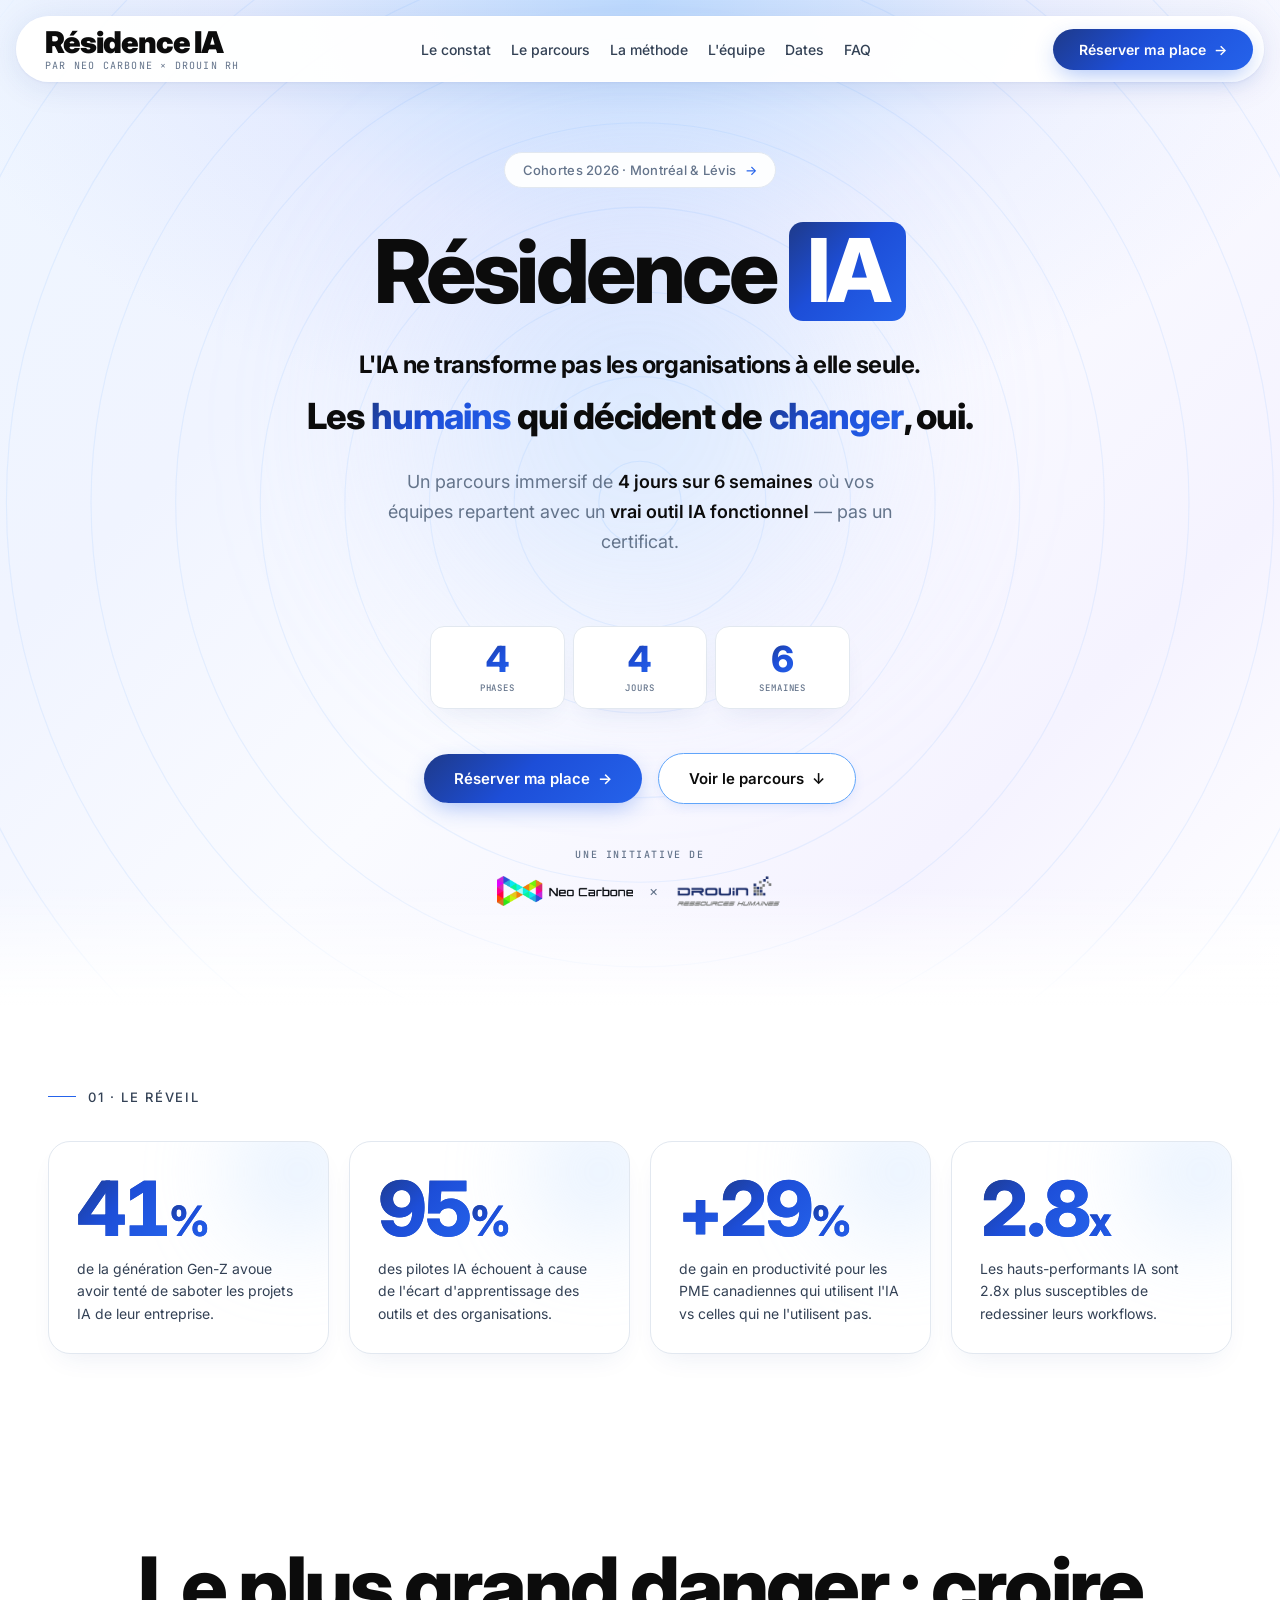
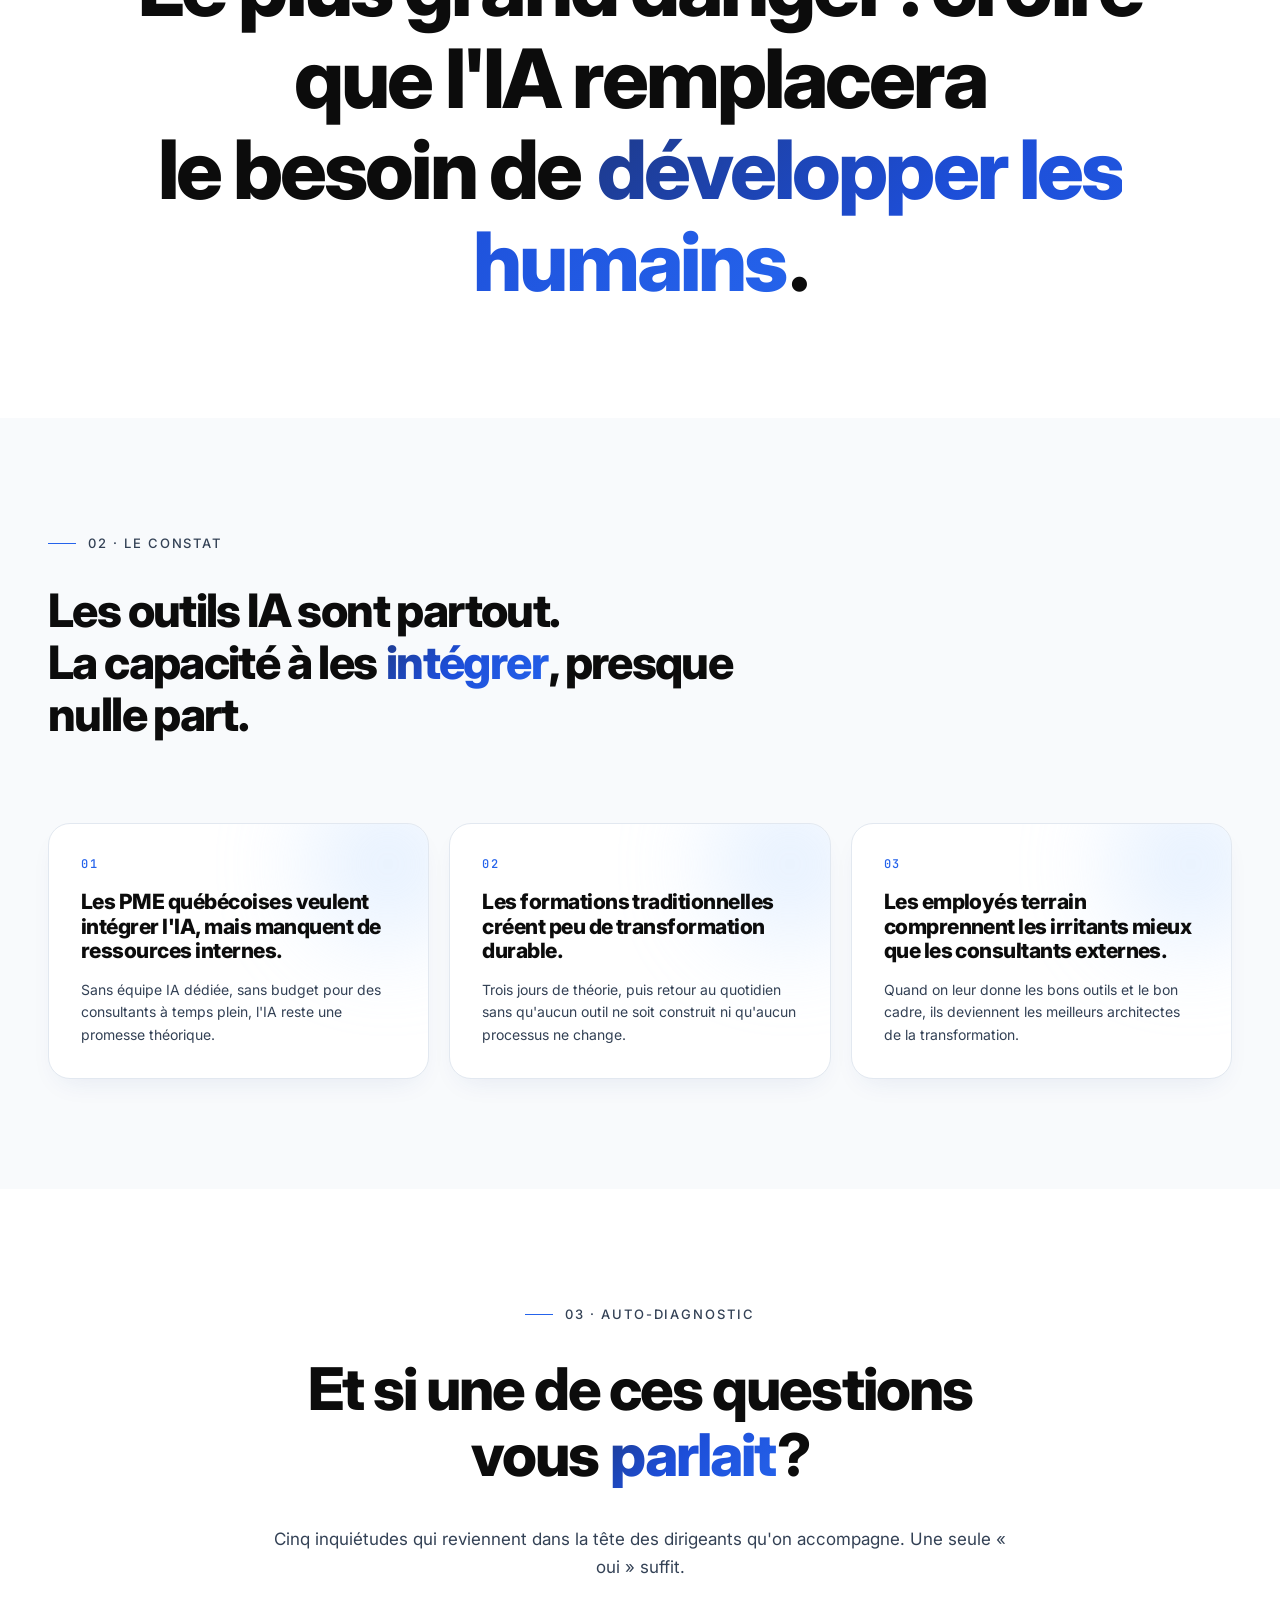
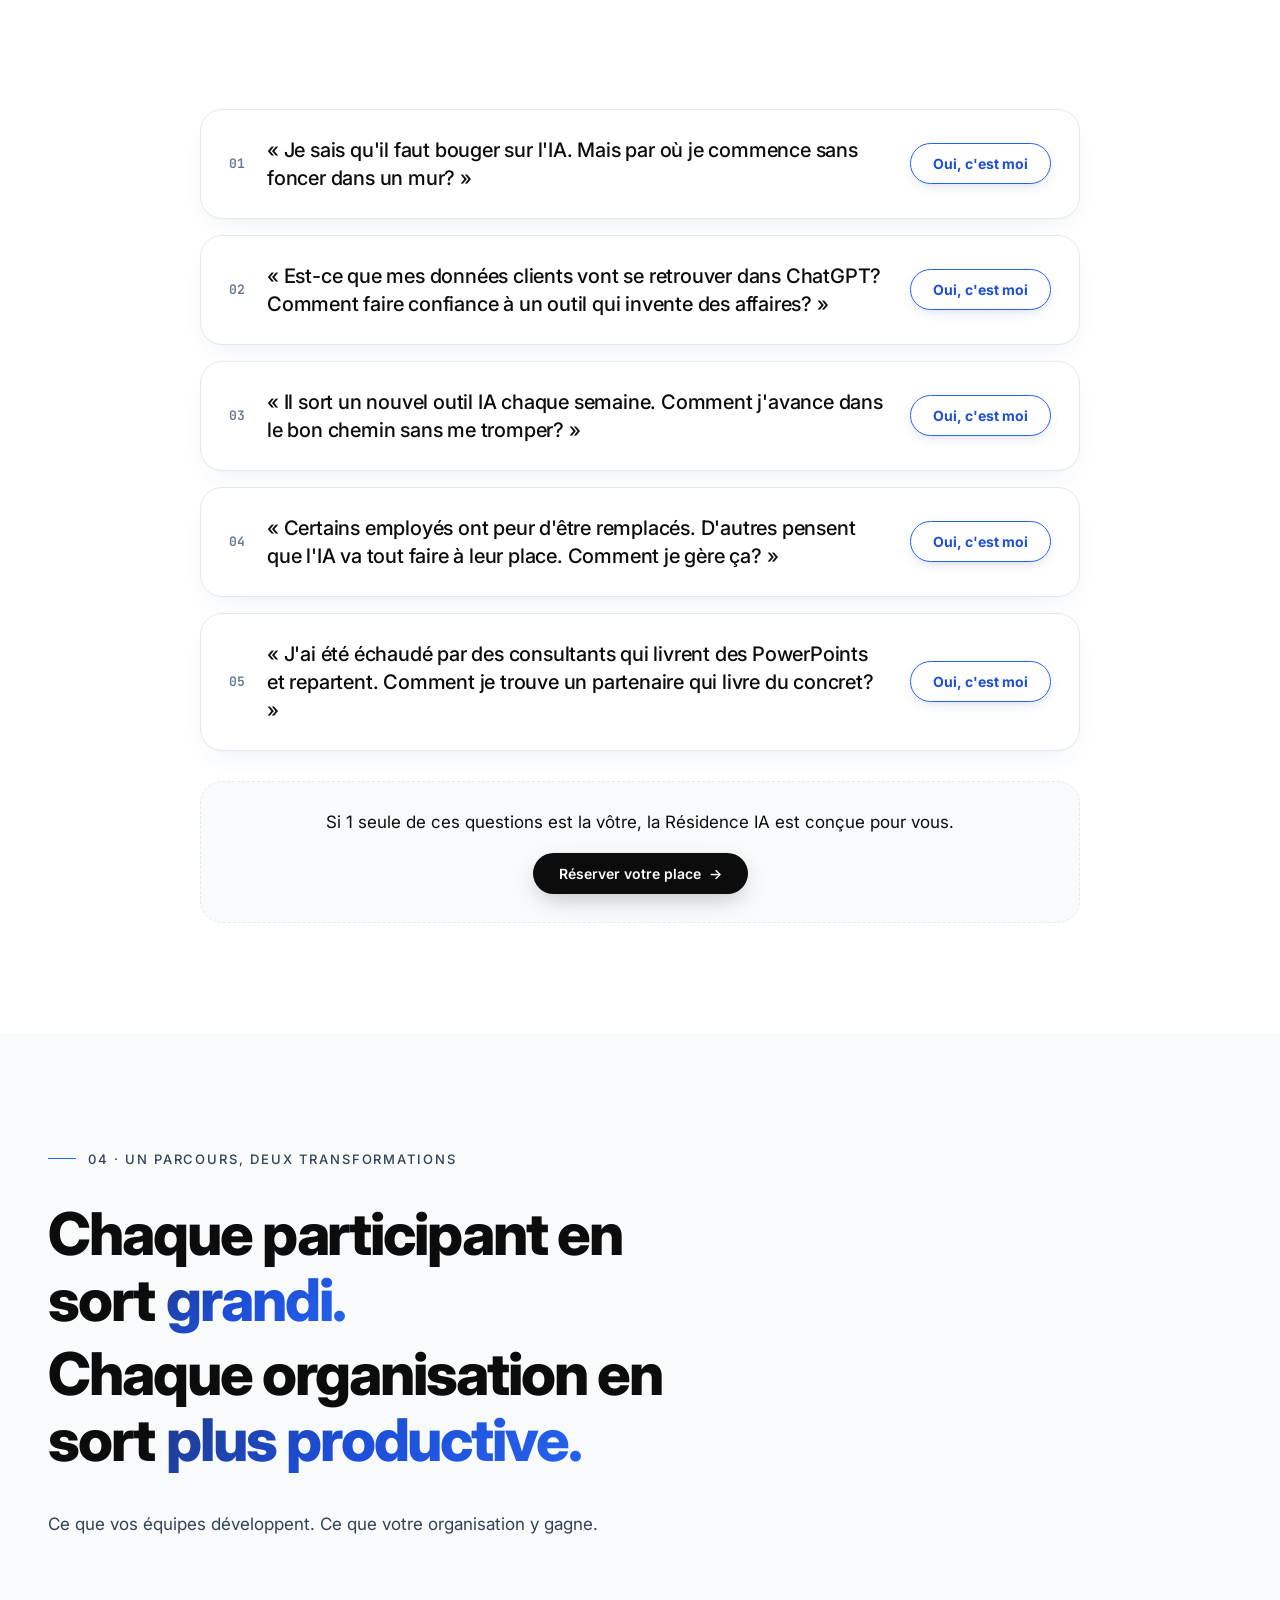
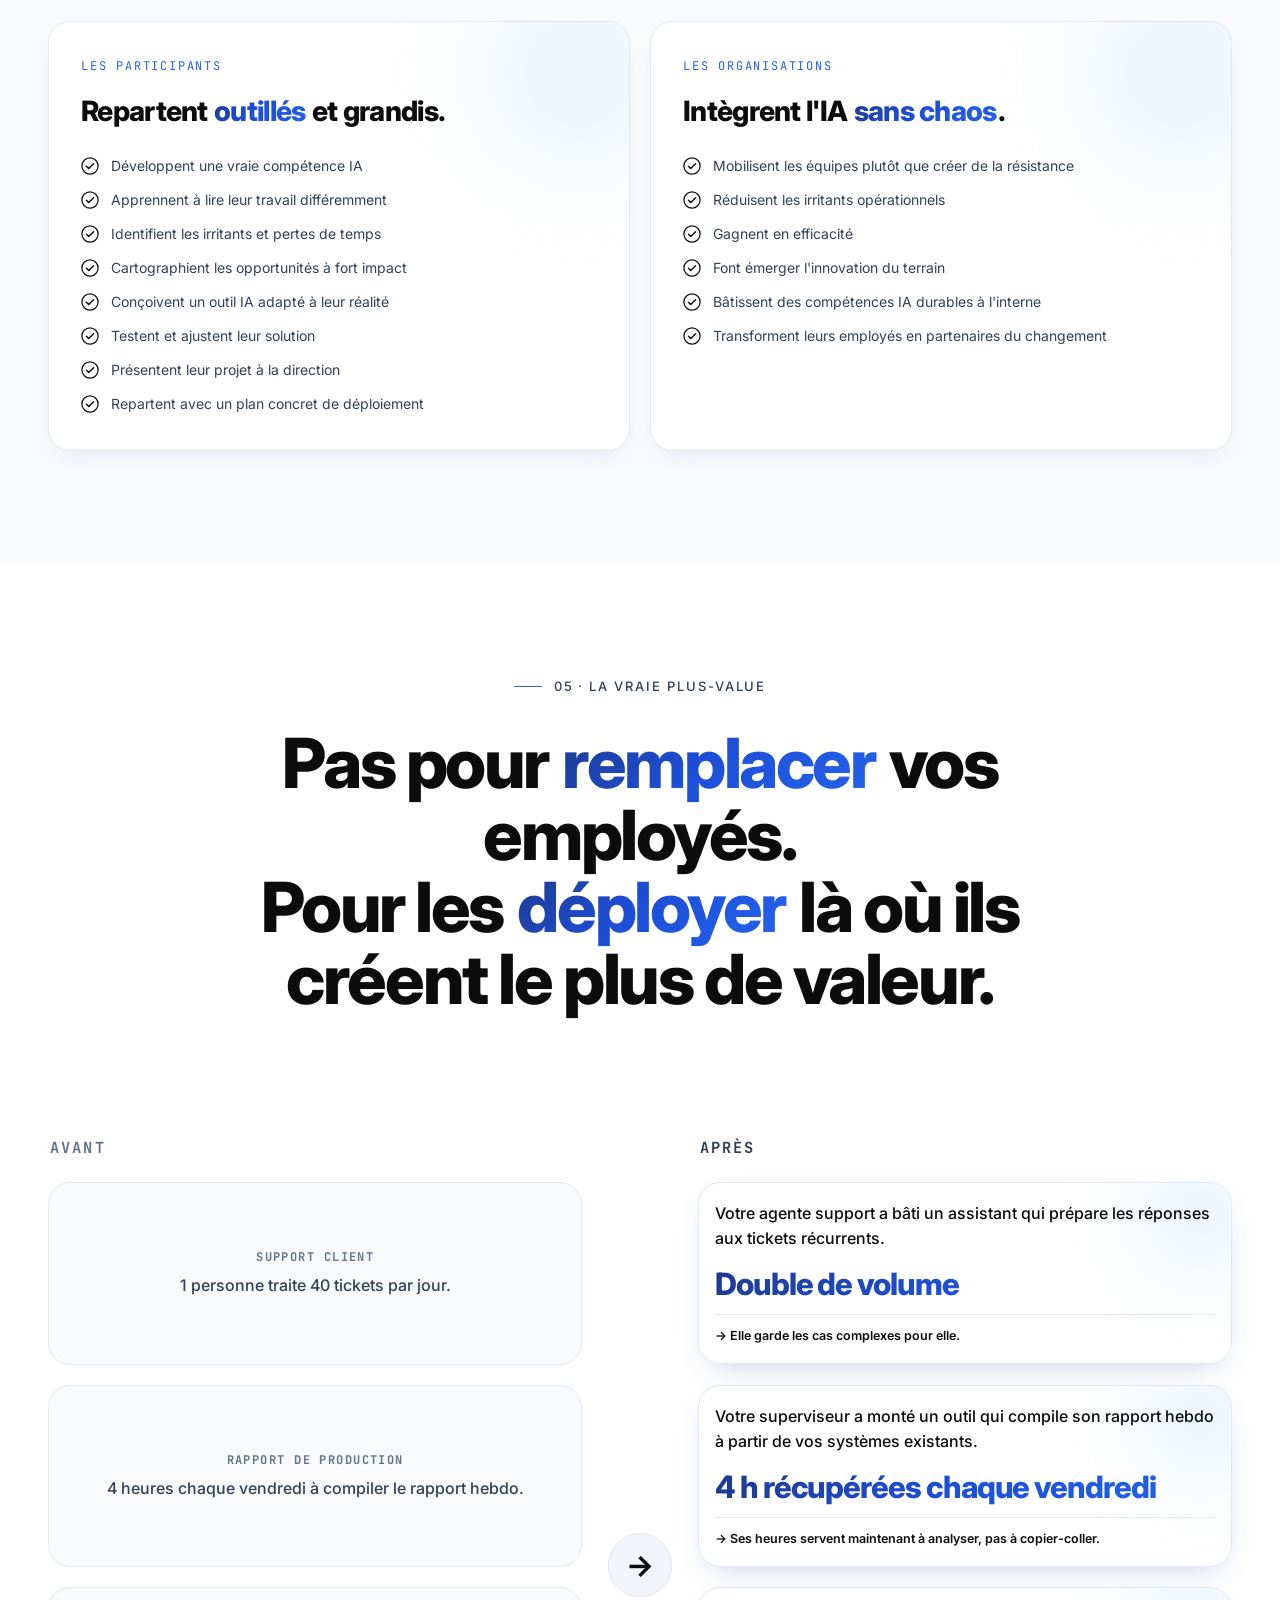
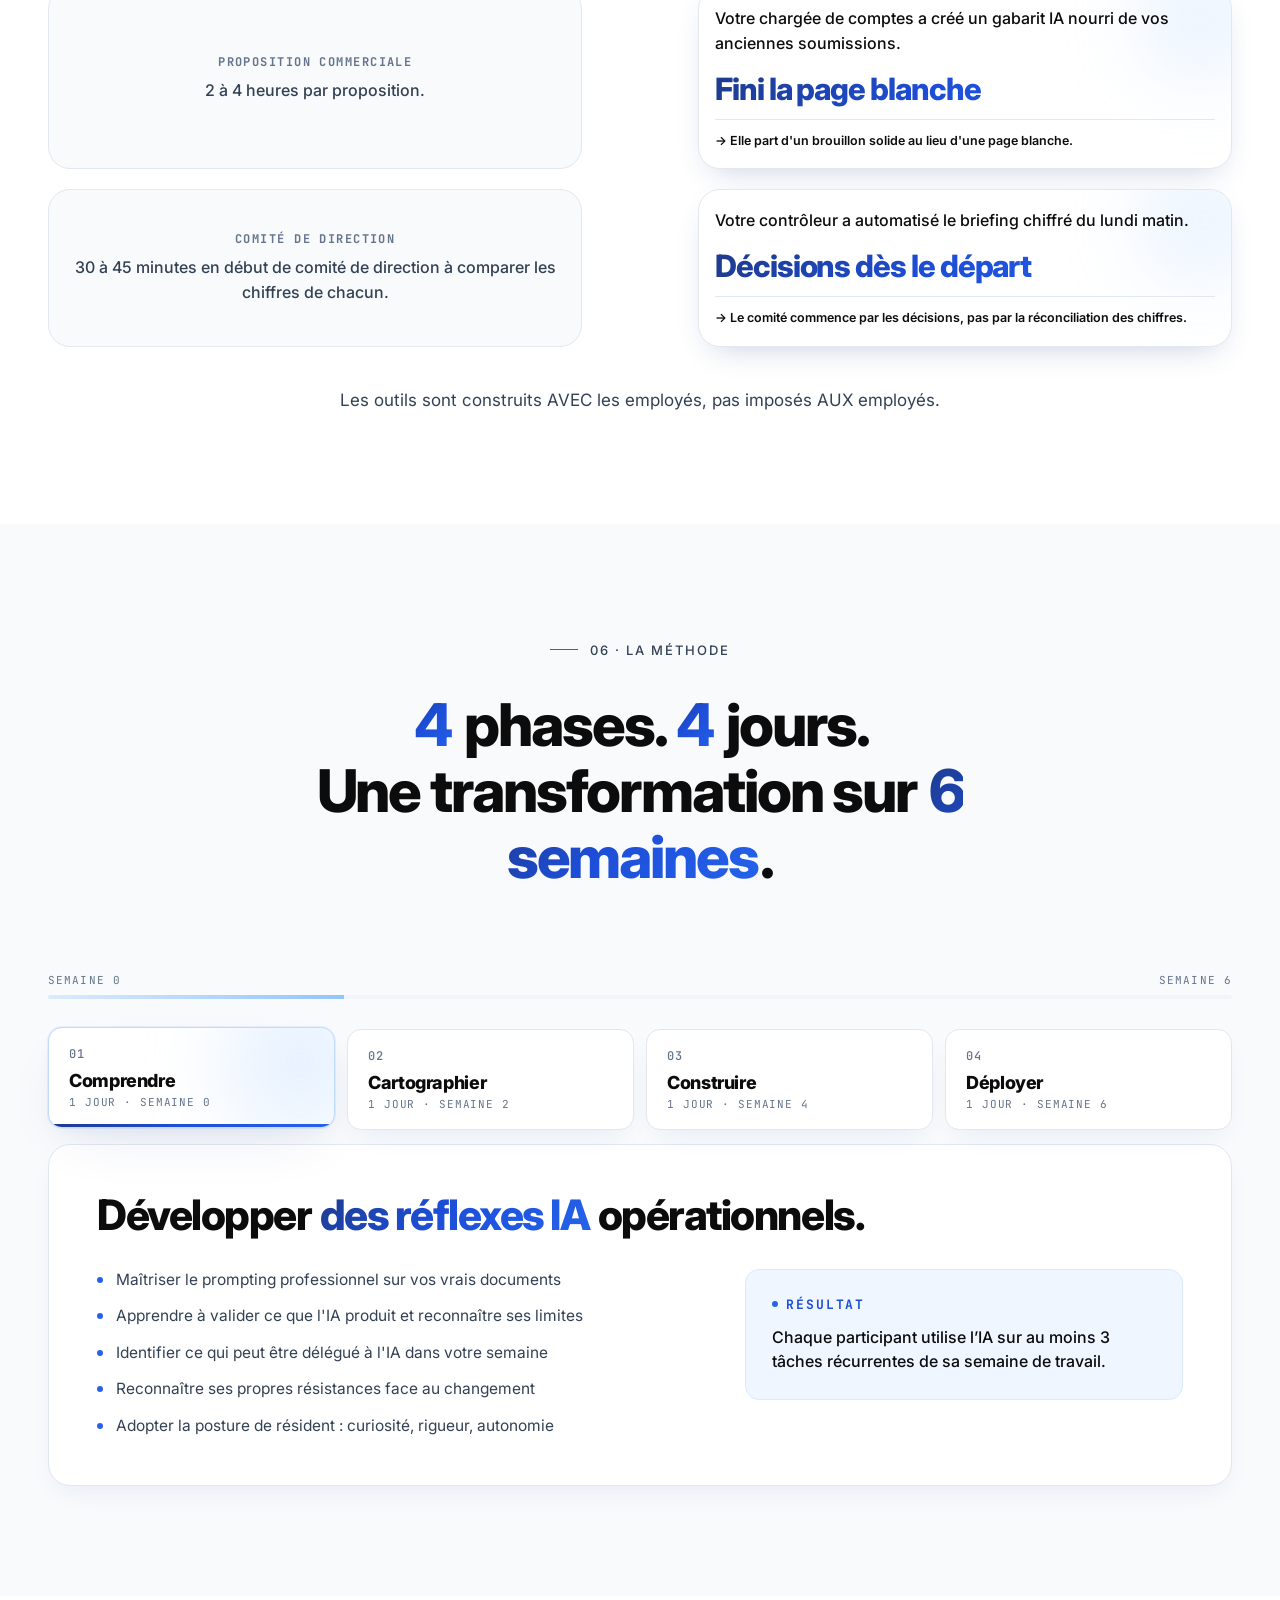
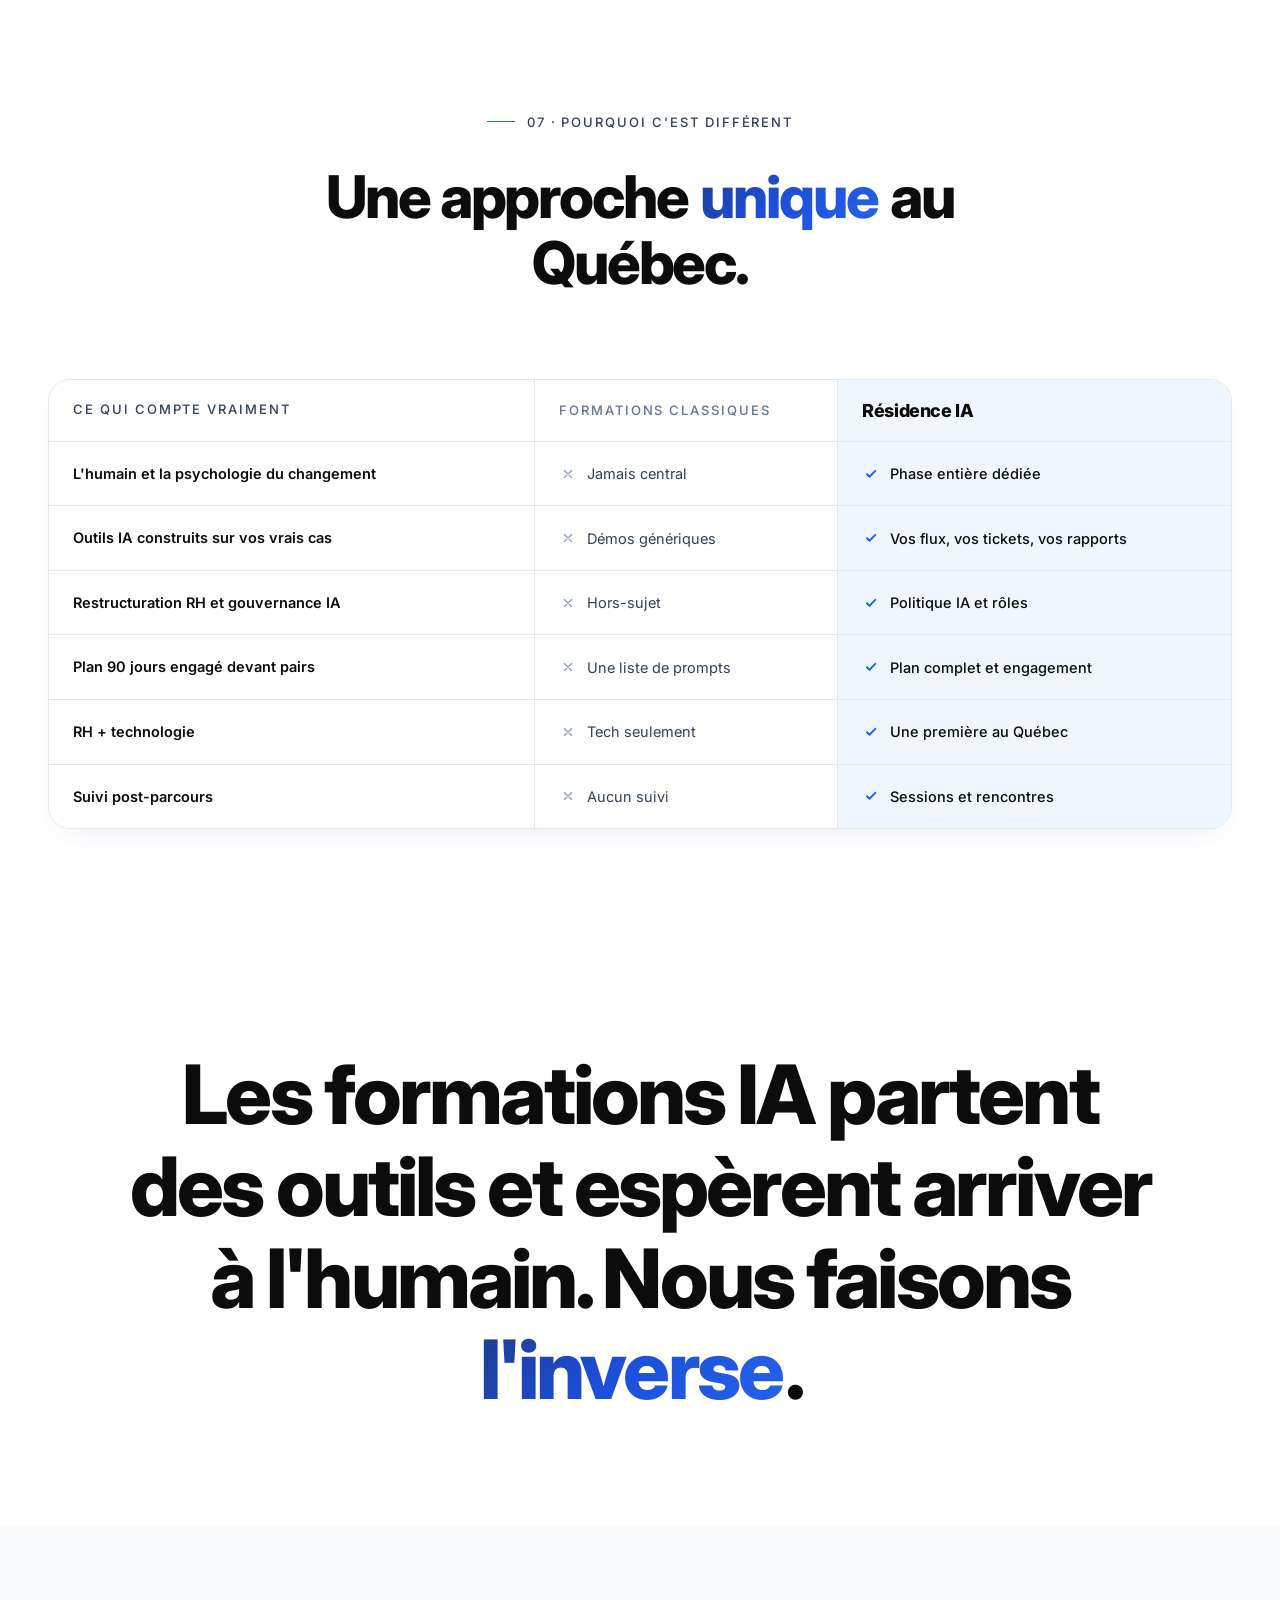
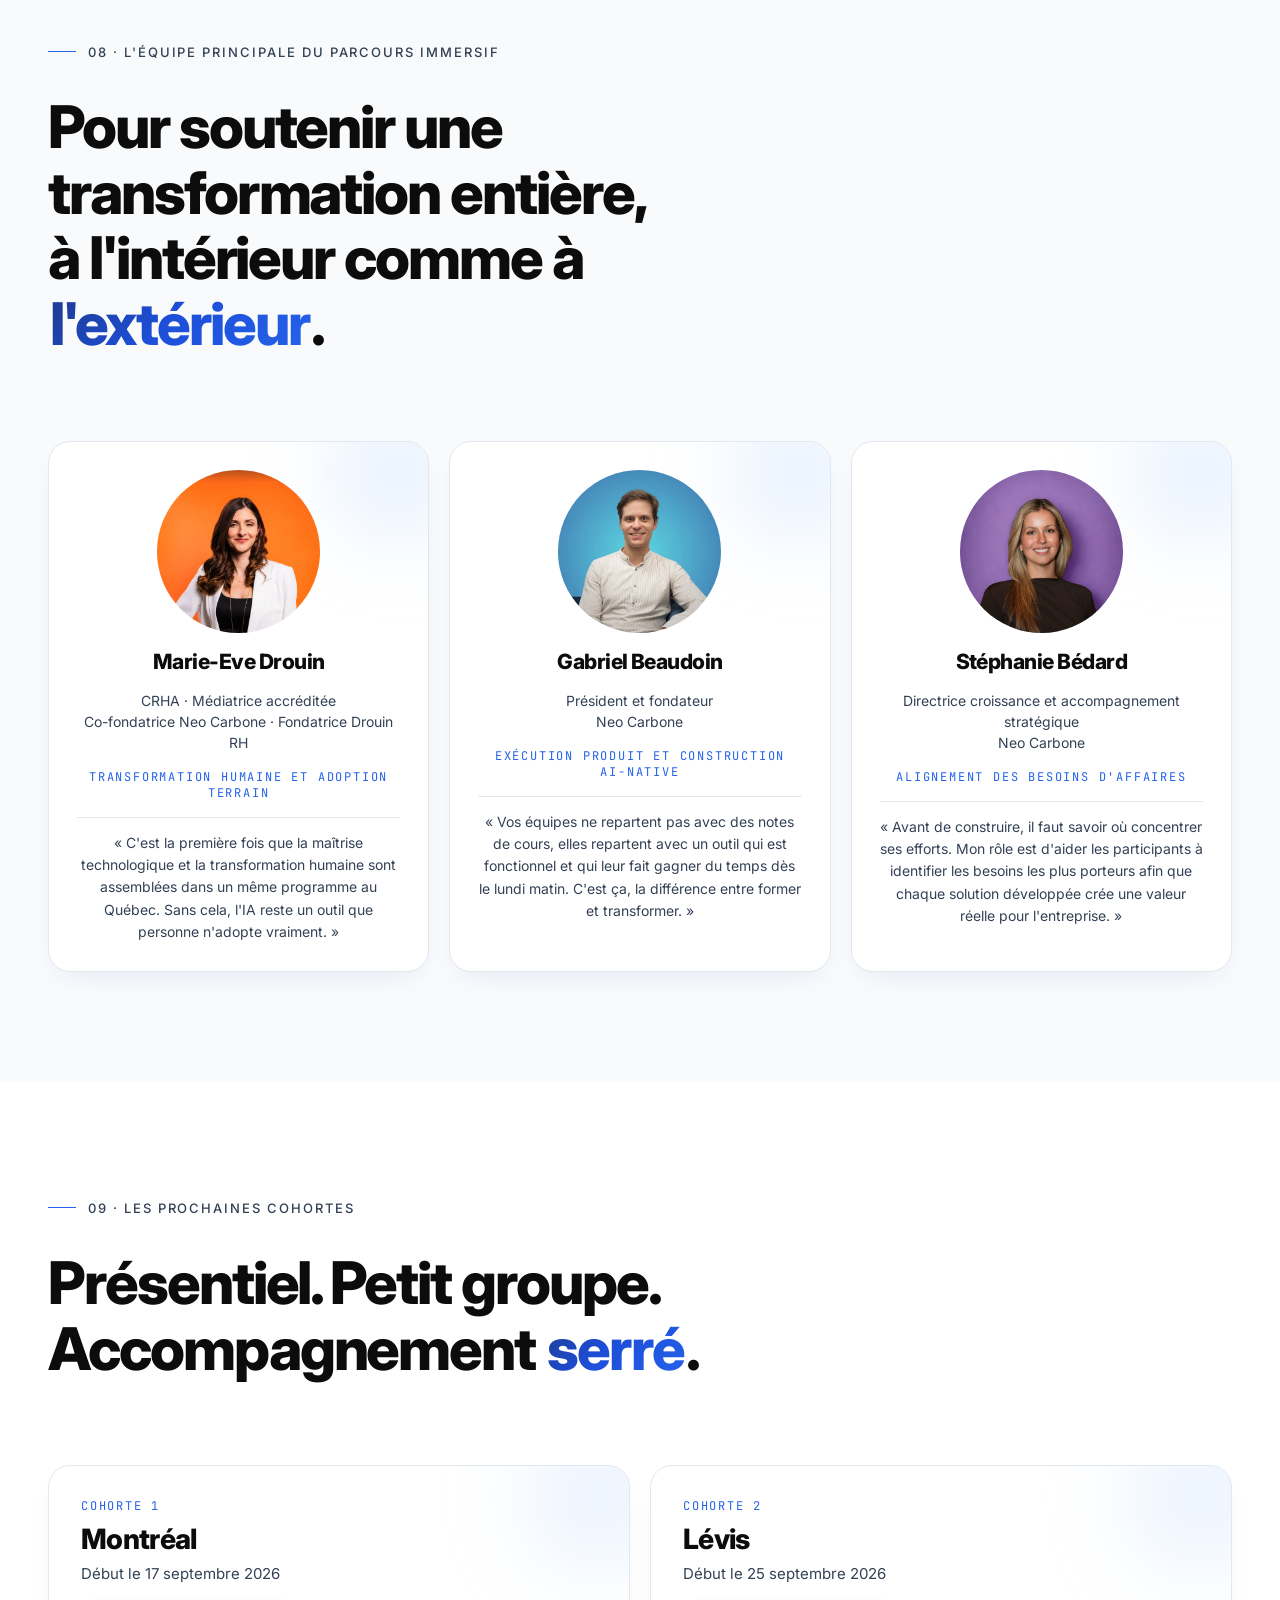
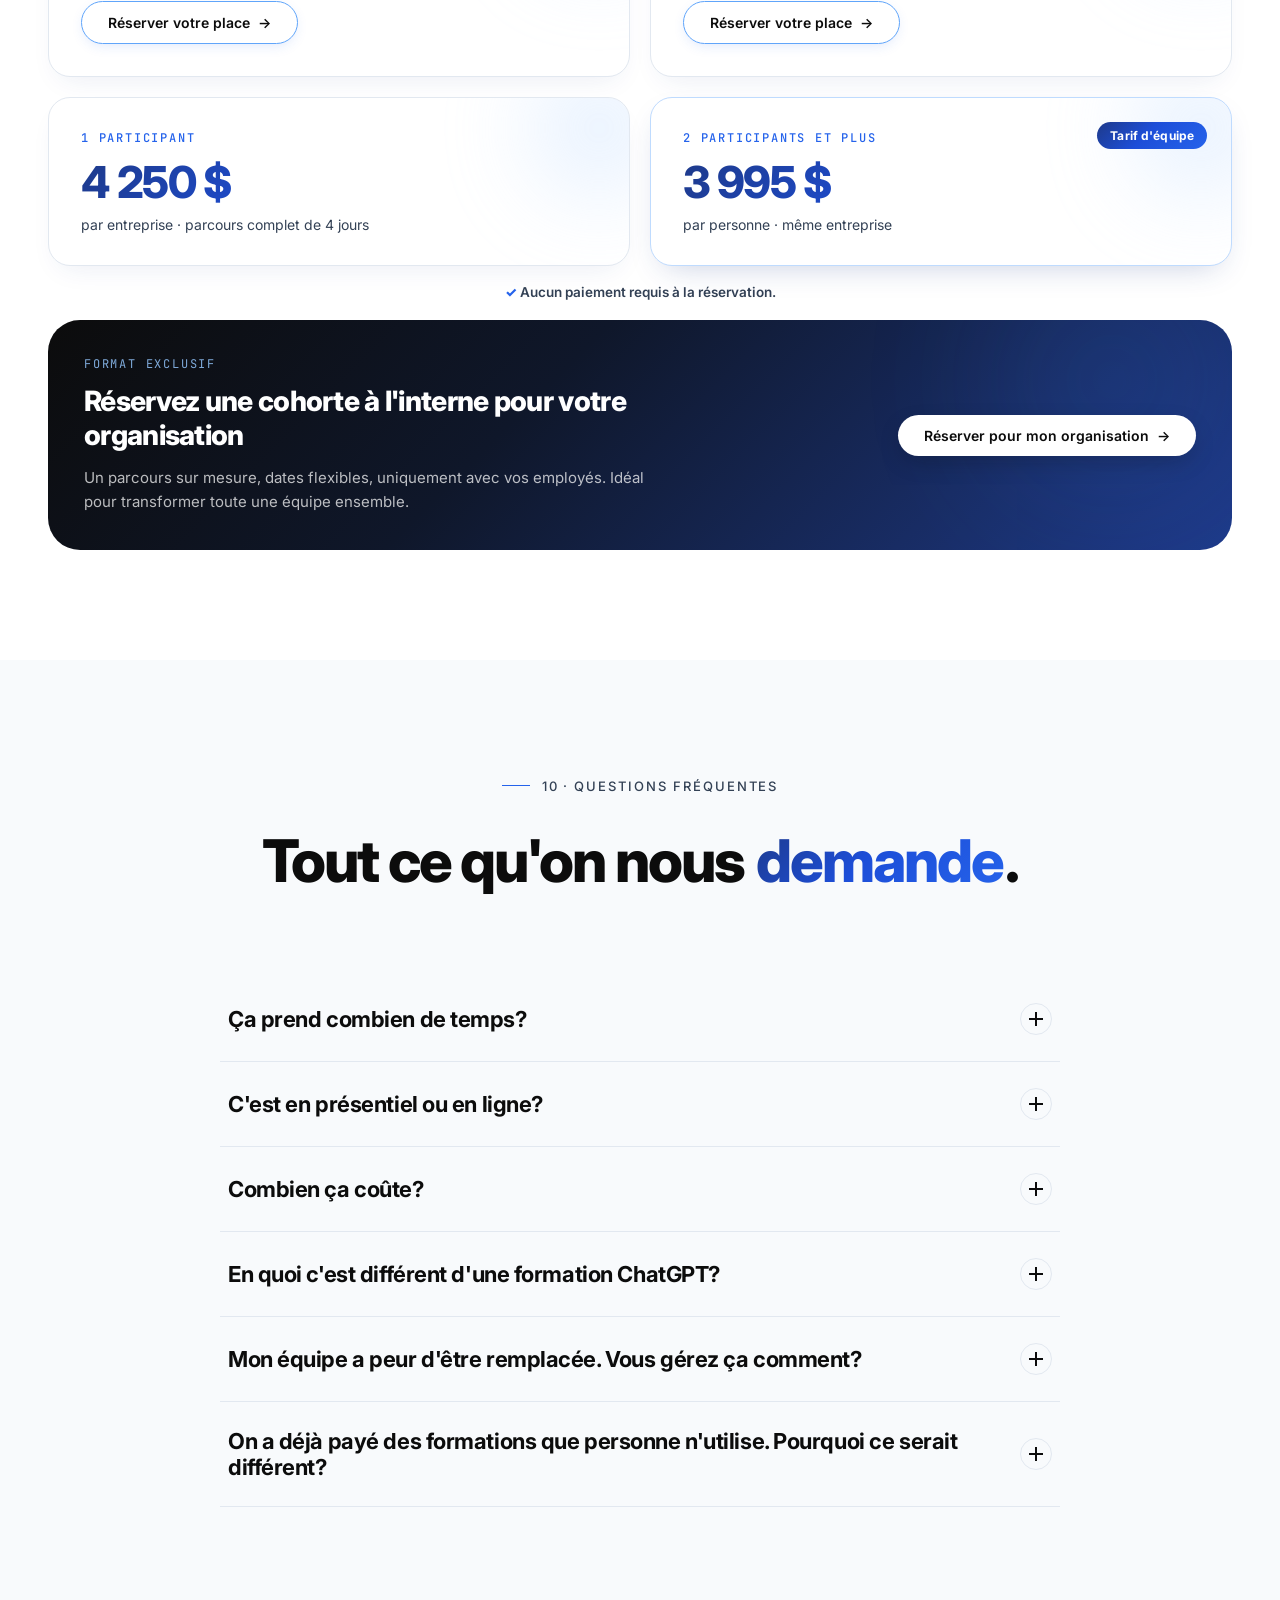
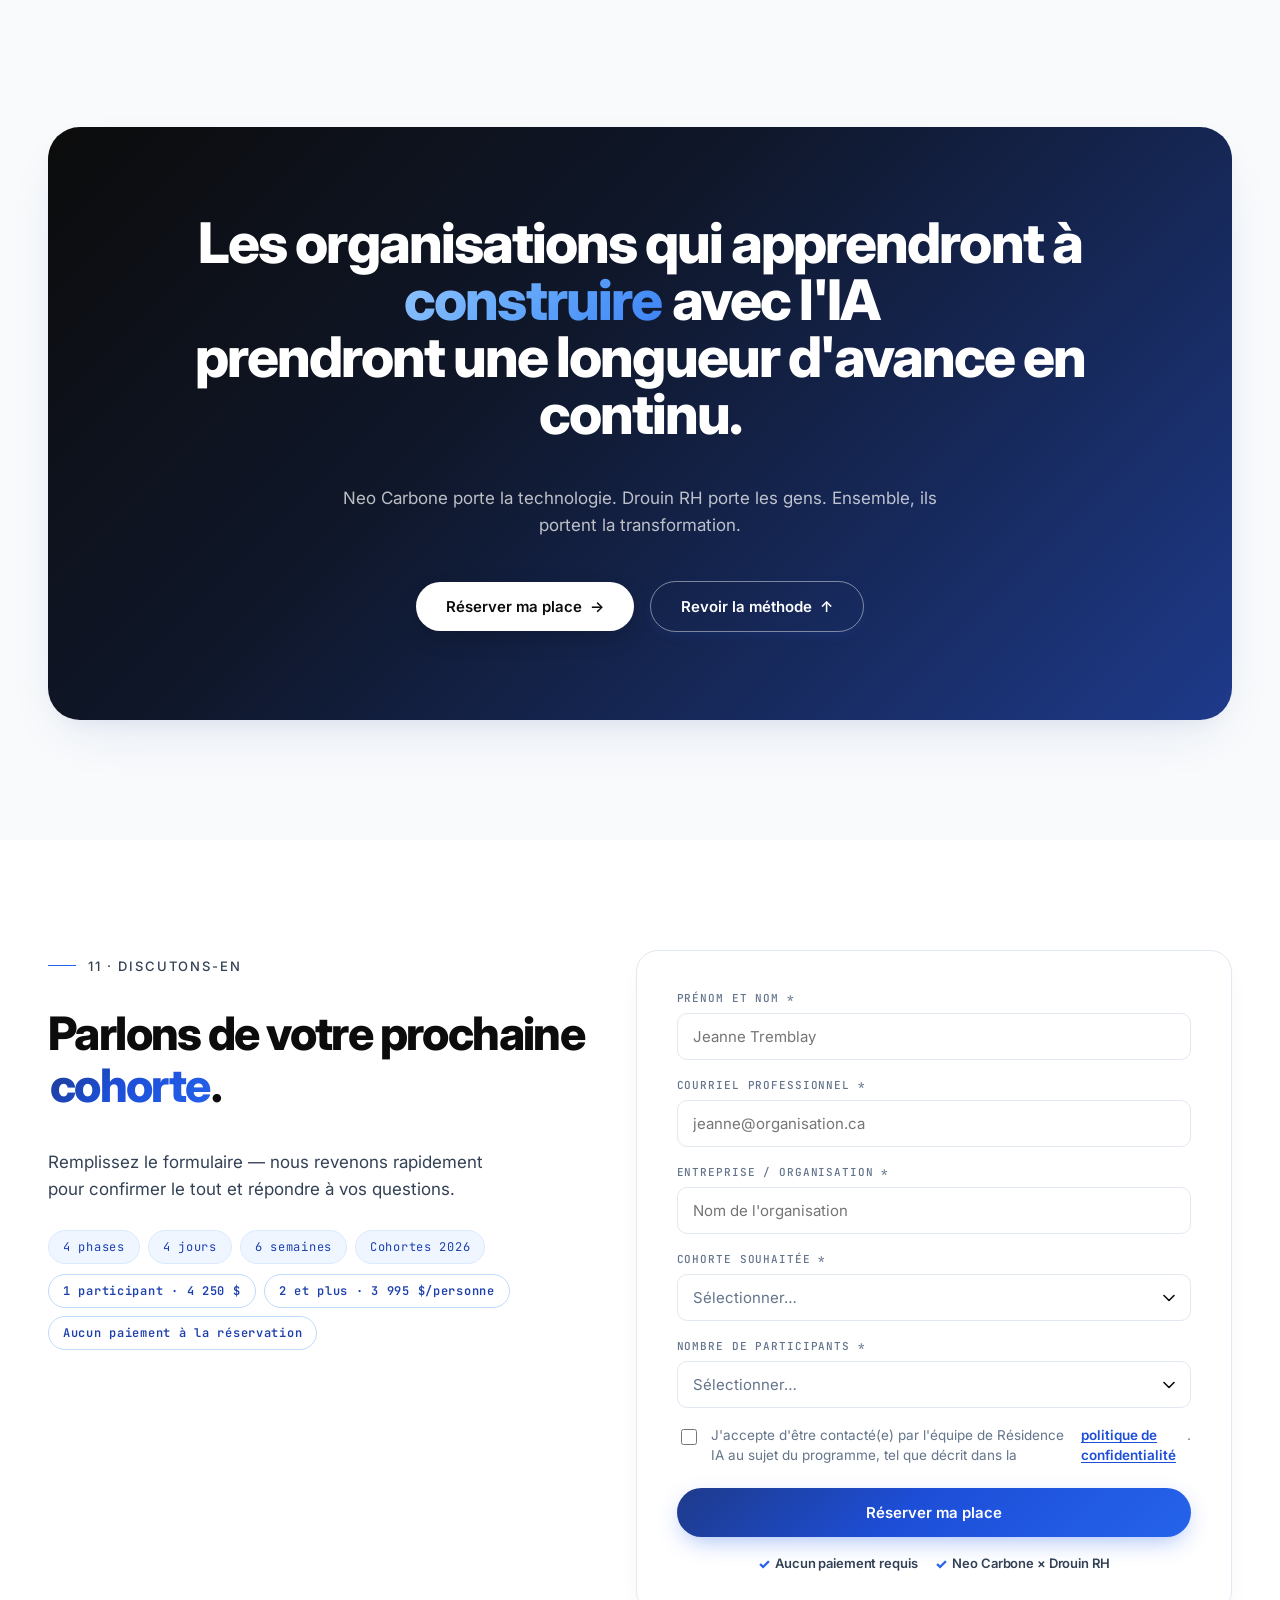
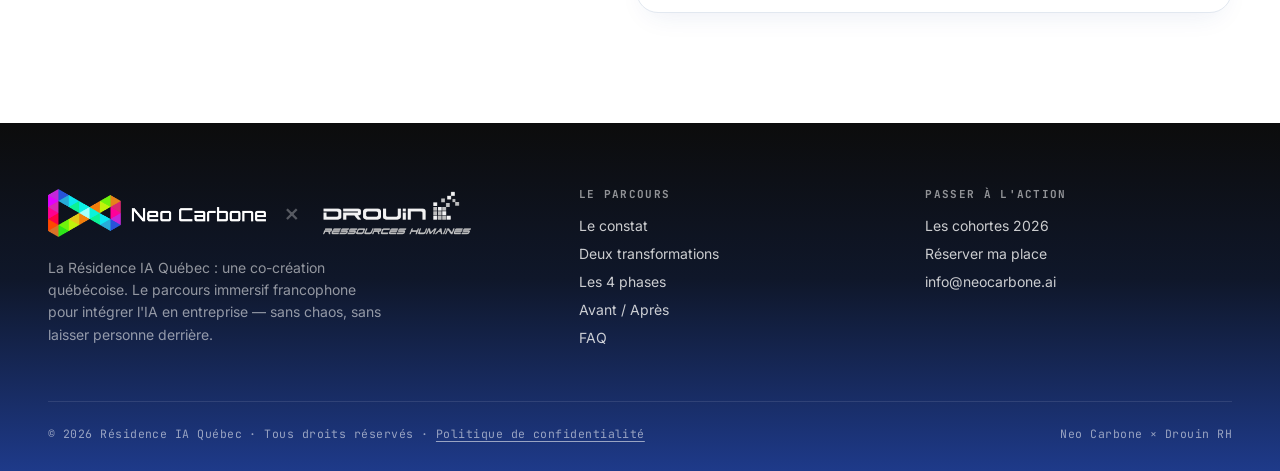
<file: index.html>
<!DOCTYPE html>
<html lang="fr-CA">
<head>
<meta charset="UTF-8">
<meta name="viewport" content="width=device-width, initial-scale=1">
<title>Résidence IA · Parcours immersif de transformation IA</title>
<meta name="description" content="4 phases, 4 jours, 6 semaines — vos équipes repartent avec un vrai outil IA en production, pas un certificat. Une initiative de Neo Carbone × Drouin RH.">
<link rel="canonical" href="https://residenceia.ca/">
<meta property="og:type" content="website">
<meta property="og:url" content="https://residenceia.ca/">
<meta property="og:site_name" content="Résidence IA">
<meta property="og:locale" content="fr_CA">
<meta property="og:title" content="Résidence IA · Parcours immersif de transformation IA">
<meta property="og:description" content="4 phases, 4 jours, 6 semaines — vos équipes repartent avec un vrai outil IA en production, pas un certificat. Une initiative de Neo Carbone × Drouin RH.">
<meta property="og:image" content="https://residenceia.ca/assets/og-image.png?v=2">
<meta property="og:image:width" content="1200">
<meta property="og:image:height" content="630">
<meta property="og:image:alt" content="Résidence IA — Parcours immersif, cohortes 2026. Une initiative de Neo Carbone × Drouin RH.">
<meta name="twitter:card" content="summary_large_image">
<meta name="twitter:title" content="Résidence IA · Parcours immersif de transformation IA">
<meta name="twitter:description" content="4 phases, 4 jours, 6 semaines — vos équipes repartent avec un vrai outil IA en production, pas un certificat.">
<meta name="twitter:image" content="https://residenceia.ca/assets/og-image.png?v=2">
<link rel="icon" type="image/svg+xml" href="assets/favicon.svg">
<link rel="icon" type="image/png" sizes="32x32" href="assets/favicon-32.png">
<link rel="apple-touch-icon" href="assets/apple-touch-icon.png">
<link rel="stylesheet" href="assets/residence.css?v=4">
<link rel="preconnect" href="https://fonts.googleapis.com">
<link rel="preconnect" href="https://fonts.gstatic.com" crossorigin>
<link href="https://fonts.googleapis.com/css2?family=Inter:wght@400;500;600;700;800;900&family=JetBrains+Mono:wght@400;500;600;700&display=swap" rel="stylesheet">
</head>
<body>

<!-- ============ NAV ============ -->
<header class="nav">
  <div class="nav-in">
    <a class="brand" href="#top" aria-label="Résidence IA — accueil">
      <span class="wm"><b>Résidence&nbsp;IA</b><span>par Neo Carbone × Drouin RH</span></span>
    </a>
    <nav class="nav-mid">
      <a href="#probleme">Le constat</a>
      <a href="#parcours">Le parcours</a>
      <a href="#methode">La méthode</a>
      <a href="#equipe">L'équipe</a>
      <a href="#dates">Dates</a>
      <a href="#faq">FAQ</a>
    </nav>
    <div class="nav-right">
      <a class="btn btn-primary nav-cta" href="#inscription"><span class="nav-cta-full">Réserver ma place</span><span class="nav-cta-short">Réserver</span> <span class="ar">→</span></a>
      <button class="nav-burger" type="button" aria-expanded="false" aria-controls="navDrawer" aria-label="Ouvrir le menu">
        <span aria-hidden="true"></span>
        <span aria-hidden="true"></span>
        <span aria-hidden="true"></span>
      </button>
    </div>
  </div>
</header>

<div class="nav-backdrop" aria-hidden="true"></div>
<div class="nav-drawer" id="navDrawer" aria-hidden="true">
  <nav class="nav-drawer-links" aria-label="Navigation principale">
    <a href="#probleme">Le constat</a>
    <a href="#parcours">Le parcours</a>
    <a href="#methode">La méthode</a>
    <a href="#equipe">L'équipe</a>
    <a href="#dates">Dates</a>
    <a href="#faq">FAQ</a>
  </nav>
  <a class="btn btn-primary btn-lg nav-drawer-cta" href="#inscription">Réserver ma place <span class="ar">→</span></a>
</div>

<main id="top">

<!-- ============ HERO ============ -->
<section class="hero">
  <div class="glow a g1"></div>
  <div class="hero-orbit" aria-hidden="true">
    <span class="ring r1"></span>
    <span class="ring r2"></span>
    <span class="ring r3"></span>
    <span class="ring r4"></span>
    <span class="ring r5"></span>
    <span class="ring r6"></span>
    <span class="ring r7"></span>
    <span class="ring r8"></span>
    <span class="ring r9"></span>
    <span class="ring r10"></span>
  </div>
  <div class="wrap hero-in hero-enter">
    <a class="tag" href="#dates">Cohortes 2026 · Montréal &amp; Lévis<span class="ar">→</span></a>
    <div class="hero-brand display" aria-hidden="true"><span>Résidence</span><span class="hero-brand-ia">IA</span></div>
    <h1 class="hero-headline">
      <span class="hero-line setup">L'IA ne transforme pas les organisations à elle seule.</span>
      <span class="hero-line punch display">Les <span class="spec">humains</span> qui décident de <span class="spec">changer</span>, oui.</span>
    </h1>
    <p class="lede">Un parcours immersif de <strong>4 jours sur 6 semaines</strong> où vos équipes repartent avec un <strong>vrai outil IA fonctionnel</strong> — pas un certificat.</p>
    <div class="hero-foot" aria-label="Structure du parcours">
      <ul class="hero-counts">
        <li><a href="#methode"><span class="val">4</span><span class="lbl">Phases</span></a></li>
        <li><a href="#methode"><span class="val">4</span><span class="lbl">Jours</span></a></li>
        <li><a href="#methode"><span class="val">6</span><span class="lbl">Semaines</span></a></li>
      </ul>
    </div>
    <div class="cta">
      <a class="btn btn-primary btn-lg" href="#inscription">Réserver ma place <span class="ar">→</span></a>
      <a class="btn btn-secondary btn-lg" href="#parcours">Voir le parcours <span class="ar">↓</span></a>
    </div>
    <div class="hero-partners">
      <span class="lbl">Une initiative de</span>
      <span class="hp-logos">
        <img class="hp-neo" src="assets/logo-horizontal-color-dark.png" alt="Neo Carbone">
        <span class="hp-x" aria-hidden="true">×</span>
        <img class="hp-drouin" src="assets/drouin-rh-logo-transparent.png" alt="Drouin Ressources Humaines">
      </span>
    </div>
  </div>
</section>

<!-- ============ STATS ============ -->
<section class="sec tight stats-band">
  <div class="wrap reveal">
    <div class="kicker">01 · Le réveil</div>
    <div class="stats">
      <div class="stat-cell">
        <div class="num"><span data-count="41">0</span><span class="sm">%</span></div>
        <p>de la génération Gen-Z avoue avoir tenté de saboter les projets IA de leur entreprise.</p>
      </div>
      <div class="stat-cell">
        <div class="num"><span data-count="95">0</span><span class="sm">%</span></div>
        <p>des pilotes IA échouent à cause de l'écart d'apprentissage des outils et des organisations.</p>
      </div>
      <div class="stat-cell">
        <div class="num"><span class="sm">+</span><span data-count="29">0</span><span class="sm">%</span></div>
        <p>de gain en productivité pour les PME canadiennes qui utilisent l'IA vs celles qui ne l'utilisent pas.</p>
      </div>
      <div class="stat-cell">
        <div class="num"><span data-count="2.8" data-decimal="1">0</span><span class="sm">x</span></div>
        <p>Les hauts-performants IA sont 2.8x plus susceptibles de redessiner leurs workflows.</p>
      </div>
    </div>
  </div>
</section>

<!-- ============ THESIS 1 ============ -->
<section class="sec">
  <div class="wrap thesis reveal">
    <p>Le plus grand danger : croire que l'IA remplacera<br>le besoin de <span class="spec">développer les humains</span>.</p>
  </div>
</section>

<!-- ============ PROBLEM ============ -->
<section class="sec alt" id="probleme">
  <div class="wrap">
    <div class="sec-head mt-head reveal">
      <div class="kicker">02 · Le constat</div>
      <h2 class="display h-lg">Les outils IA sont partout.<br>La capacité à les <span class="spec">intégrer</span>, presque nulle part.</h2>
    </div>
    <div class="prob-grid">
      <div class="prob reveal">
        <div class="n">01</div>
        <h3>Les PME québécoises veulent intégrer l'IA, mais manquent de ressources internes.</h3>
        <p>Sans équipe IA dédiée, sans budget pour des consultants à temps plein, l'IA reste une promesse théorique.</p>
      </div>
      <div class="prob reveal">
        <div class="n">02</div>
        <h3>Les formations traditionnelles créent peu de transformation durable.</h3>
        <p>Trois jours de théorie, puis retour au quotidien sans qu'aucun outil ne soit construit ni qu'aucun processus ne change.</p>
      </div>
      <div class="prob reveal">
        <div class="n">03</div>
        <h3>Les employés terrain comprennent les irritants mieux que les consultants externes.</h3>
        <p>Quand on leur donne les bons outils et le bon cadre, ils deviennent les meilleurs architectes de la transformation.</p>
      </div>
    </div>
  </div>
</section>

<!-- ============ SELF-DIAGNOSIS ============ -->
<section class="sec" id="diagnostic">
  <div class="wrap">
    <div class="sec-head center mt-head reveal">
      <div class="kicker center" style="justify-content:center">03 · Auto-diagnostic</div>
      <h2 class="display h-lg">Et si une de ces questions<br>vous <span class="spec">parlait</span>?</h2>
      <p class="lede">Cinq inquiétudes qui reviennent dans la tête des dirigeants qu'on accompagne. Une seule « oui » suffit.</p>
    </div>
    <div class="diag-list" id="diagList">
      <div class="diag reveal">
        <div class="n">01</div>
        <div class="q">« Je sais qu'il faut bouger sur l'IA. Mais par où je commence sans foncer dans un mur? »</div>
        <div class="yn"><button class="yes" aria-pressed="false">Oui, c'est moi</button></div>
      </div>
      <div class="diag reveal">
        <div class="n">02</div>
        <div class="q">« Est-ce que mes données clients vont se retrouver dans ChatGPT? Comment faire confiance à un outil qui invente des affaires? »</div>
        <div class="yn"><button class="yes" aria-pressed="false">Oui, c'est moi</button></div>
      </div>
      <div class="diag reveal">
        <div class="n">03</div>
        <div class="q">« Il sort un nouvel outil IA chaque semaine. Comment j'avance dans le bon chemin sans me tromper? »</div>
        <div class="yn"><button class="yes" aria-pressed="false">Oui, c'est moi</button></div>
      </div>
      <div class="diag reveal">
        <div class="n">04</div>
        <div class="q">« Certains employés ont peur d'être remplacés. D'autres pensent que l'IA va tout faire à leur place. Comment je gère ça? »</div>
        <div class="yn"><button class="yes" aria-pressed="false">Oui, c'est moi</button></div>
      </div>
      <div class="diag reveal">
        <div class="n">05</div>
        <div class="q">« J'ai été échaudé par des consultants qui livrent des PowerPoints et repartent. Comment je trouve un partenaire qui livre du concret? »</div>
        <div class="yn"><button class="yes" aria-pressed="false">Oui, c'est moi</button></div>
      </div>
    </div>
    <div class="diag-result reveal" id="diagResult">
      <p id="diagMsg">Si 1 seule de ces questions est la vôtre, la Résidence IA est <span class="it">conçue pour vous</span>.</p>
      <a class="btn btn-primary" href="#inscription">Réserver votre place <span class="ar">→</span></a>
    </div>
  </div>
</section>

<!-- ============ DUAL TRANSFORMATION ============ -->
<section class="sec alt" id="parcours">
  <div class="wrap">
    <div class="sec-head mt-head reveal">
      <div class="kicker">04 · Un parcours, deux transformations</div>
      <h2 class="display h-lg h-stack">
        <span class="h-stack-line">Chaque participant en sort&nbsp;<span class="spec">grandi.</span></span>
        <span class="h-stack-line">Chaque organisation en sort&nbsp;<span class="spec">plus&nbsp;productive.</span></span>
      </h2>
      <p class="lede">Ce que vos équipes développent. Ce que votre organisation y gagne.</p>
    </div>
    <div class="dual">
      <div class="dual-col reveal">
        <div class="lab">Les participants</div>
        <h3>Repartent <span class="spec">outillés</span> et grandis.</h3>
        <ul>
          <li><svg class="ck" viewBox="0 0 20 20" fill="none"><circle cx="10" cy="10" r="9" stroke="#0B0E13" stroke-width="1.4"/><path d="M6 10.2l2.6 2.6L14 7.4" stroke="#0B0E13" stroke-width="1.6" stroke-linecap="round" stroke-linejoin="round"/></svg>Développent une vraie compétence IA</li>
          <li><svg class="ck" viewBox="0 0 20 20" fill="none"><circle cx="10" cy="10" r="9" stroke="#0B0E13" stroke-width="1.4"/><path d="M6 10.2l2.6 2.6L14 7.4" stroke="#0B0E13" stroke-width="1.6" stroke-linecap="round" stroke-linejoin="round"/></svg>Apprennent à lire leur travail différemment</li>
          <li><svg class="ck" viewBox="0 0 20 20" fill="none"><circle cx="10" cy="10" r="9" stroke="#0B0E13" stroke-width="1.4"/><path d="M6 10.2l2.6 2.6L14 7.4" stroke="#0B0E13" stroke-width="1.6" stroke-linecap="round" stroke-linejoin="round"/></svg>Identifient les irritants et pertes de temps</li>
          <li><svg class="ck" viewBox="0 0 20 20" fill="none"><circle cx="10" cy="10" r="9" stroke="#0B0E13" stroke-width="1.4"/><path d="M6 10.2l2.6 2.6L14 7.4" stroke="#0B0E13" stroke-width="1.6" stroke-linecap="round" stroke-linejoin="round"/></svg>Cartographient les opportunités à fort impact</li>
          <li><svg class="ck" viewBox="0 0 20 20" fill="none"><circle cx="10" cy="10" r="9" stroke="#0B0E13" stroke-width="1.4"/><path d="M6 10.2l2.6 2.6L14 7.4" stroke="#0B0E13" stroke-width="1.6" stroke-linecap="round" stroke-linejoin="round"/></svg>Conçoivent un outil IA adapté à leur réalité</li>
          <li><svg class="ck" viewBox="0 0 20 20" fill="none"><circle cx="10" cy="10" r="9" stroke="#0B0E13" stroke-width="1.4"/><path d="M6 10.2l2.6 2.6L14 7.4" stroke="#0B0E13" stroke-width="1.6" stroke-linecap="round" stroke-linejoin="round"/></svg>Testent et ajustent leur solution</li>
          <li><svg class="ck" viewBox="0 0 20 20" fill="none"><circle cx="10" cy="10" r="9" stroke="#0B0E13" stroke-width="1.4"/><path d="M6 10.2l2.6 2.6L14 7.4" stroke="#0B0E13" stroke-width="1.6" stroke-linecap="round" stroke-linejoin="round"/></svg>Présentent leur projet à la direction</li>
          <li><svg class="ck" viewBox="0 0 20 20" fill="none"><circle cx="10" cy="10" r="9" stroke="#0B0E13" stroke-width="1.4"/><path d="M6 10.2l2.6 2.6L14 7.4" stroke="#0B0E13" stroke-width="1.6" stroke-linecap="round" stroke-linejoin="round"/></svg>Repartent avec un plan concret de déploiement</li>
        </ul>
      </div>
      <div class="dual-col reveal">
        <div class="lab">Les organisations</div>
        <h3>Intègrent l'IA <span class="spec">sans chaos</span>.</h3>
        <ul>
          <li><svg class="ck" viewBox="0 0 20 20" fill="none"><circle cx="10" cy="10" r="9" stroke="#0B0E13" stroke-width="1.4"/><path d="M6 10.2l2.6 2.6L14 7.4" stroke="#0B0E13" stroke-width="1.6" stroke-linecap="round" stroke-linejoin="round"/></svg>Mobilisent les équipes plutôt que créer de la résistance</li>
          <li><svg class="ck" viewBox="0 0 20 20" fill="none"><circle cx="10" cy="10" r="9" stroke="#0B0E13" stroke-width="1.4"/><path d="M6 10.2l2.6 2.6L14 7.4" stroke="#0B0E13" stroke-width="1.6" stroke-linecap="round" stroke-linejoin="round"/></svg>Réduisent les irritants opérationnels</li>
          <li><svg class="ck" viewBox="0 0 20 20" fill="none"><circle cx="10" cy="10" r="9" stroke="#0B0E13" stroke-width="1.4"/><path d="M6 10.2l2.6 2.6L14 7.4" stroke="#0B0E13" stroke-width="1.6" stroke-linecap="round" stroke-linejoin="round"/></svg>Gagnent en efficacité</li>
          <li><svg class="ck" viewBox="0 0 20 20" fill="none"><circle cx="10" cy="10" r="9" stroke="#0B0E13" stroke-width="1.4"/><path d="M6 10.2l2.6 2.6L14 7.4" stroke="#0B0E13" stroke-width="1.6" stroke-linecap="round" stroke-linejoin="round"/></svg>Font émerger l'innovation du terrain</li>
          <li><svg class="ck" viewBox="0 0 20 20" fill="none"><circle cx="10" cy="10" r="9" stroke="#0B0E13" stroke-width="1.4"/><path d="M6 10.2l2.6 2.6L14 7.4" stroke="#0B0E13" stroke-width="1.6" stroke-linecap="round" stroke-linejoin="round"/></svg>Bâtissent des compétences IA durables à l'interne</li>
          <li><svg class="ck" viewBox="0 0 20 20" fill="none"><circle cx="10" cy="10" r="9" stroke="#0B0E13" stroke-width="1.4"/><path d="M6 10.2l2.6 2.6L14 7.4" stroke="#0B0E13" stroke-width="1.6" stroke-linecap="round" stroke-linejoin="round"/></svg>Transforment leurs employés en partenaires du changement</li>
        </ul>
      </div>
    </div>
  </div>
</section>

<!-- ============ BEFORE / AFTER ============ -->
<section class="sec" id="resultats">
  <div class="wrap">
    <div class="sec-head center mt-head reveal">
      <div class="kicker center" style="justify-content:center">05 · La vraie plus-value</div>
      <h2 class="display h-lg">Pas pour <span class="spec">remplacer</span> vos employés.<br>Pour les <span class="spec">déployer</span> là où ils créent le plus de valeur.</h2>
    </div>
    <div class="ba-compare reveal">
      <div class="ba-compare-head">
        <span class="ba-step-head">Avant</span>
        <span class="ba-step-head">Après</span>
      </div>
      <div class="ba-compare-body">
        <div class="ba-row">
          <span class="ba-step-head ba-step-head-row ba-step-head-before">Avant</span>
          <div class="ba-block ba-block-before">
            <div class="lab">Support client</div>
            <p>1 personne traite 40 tickets par jour.</p>
          </div>
          <div class="ba-row-arrow" aria-hidden="true"><span>↓</span></div>
          <span class="ba-step-head ba-step-head-row ba-step-head-after">Après</span>
          <div class="ba-block ba-block-after">
            <p>Votre agente support a bâti un assistant qui prépare les réponses aux tickets récurrents.</p>
            <div class="gain">Double de volume</div>
            <div class="note">→ Elle garde les cas complexes pour elle.</div>
          </div>
        </div>
        <div class="ba-row">
          <span class="ba-step-head ba-step-head-row ba-step-head-before">Avant</span>
          <div class="ba-block ba-block-before">
            <div class="lab">Rapport de production</div>
            <p>4 heures chaque vendredi à compiler le rapport hebdo.</p>
          </div>
          <div class="ba-row-arrow" aria-hidden="true"><span>↓</span></div>
          <span class="ba-step-head ba-step-head-row ba-step-head-after">Après</span>
          <div class="ba-block ba-block-after">
            <p>Votre superviseur a monté un outil qui compile son rapport hebdo à partir de vos systèmes existants.</p>
            <div class="gain">4 h récupérées chaque vendredi</div>
            <div class="note">→ Ses heures servent maintenant à analyser, pas à copier-coller.</div>
          </div>
        </div>
        <div class="ba-row">
          <span class="ba-step-head ba-step-head-row ba-step-head-before">Avant</span>
          <div class="ba-block ba-block-before">
            <div class="lab">Proposition commerciale</div>
            <p>2 à 4 heures par proposition.</p>
          </div>
          <div class="ba-row-arrow" aria-hidden="true"><span>↓</span></div>
          <span class="ba-step-head ba-step-head-row ba-step-head-after">Après</span>
          <div class="ba-block ba-block-after">
            <p>Votre chargée de comptes a créé un gabarit IA nourri de vos anciennes soumissions.</p>
            <div class="gain">Fini la page blanche</div>
            <div class="note">→ Elle part d'un brouillon solide au lieu d'une page blanche.</div>
          </div>
        </div>
        <div class="ba-row">
          <span class="ba-step-head ba-step-head-row ba-step-head-before">Avant</span>
          <div class="ba-block ba-block-before">
            <div class="lab">Comité de direction</div>
            <p>30 à 45 minutes en début de comité de direction à comparer les chiffres de chacun.</p>
          </div>
          <div class="ba-row-arrow" aria-hidden="true"><span>↓</span></div>
          <span class="ba-step-head ba-step-head-row ba-step-head-after">Après</span>
          <div class="ba-block ba-block-after">
            <p>Votre contrôleur a automatisé le briefing chiffré du lundi matin.</p>
            <div class="gain">Décisions dès le départ</div>
            <div class="note">→ Le comité commence par les décisions, pas par la réconciliation des chiffres.</div>
          </div>
        </div>
        <div class="ba-arrow" aria-hidden="true"><span>→</span></div>
      </div>
    </div>
    <p class="lede" style="text-align:center;max-width:720px;margin:40px auto 0">Les outils sont construits <span class="it">AVEC</span> les employés, pas imposés <span class="it">AUX</span> employés.</p>
  </div>
</section>

<!-- ============ PHASE TIMELINE ============ -->
<section class="sec alt" id="methode">
  <div class="wrap">
    <div class="sec-head center mt-head reveal">
      <div class="kicker center" style="justify-content:center">06 · La méthode</div>
      <h2 class="display h-lg"><span class="spec">4</span> phases. <span class="spec">4</span> jours.<br>Une transformation sur <span class="spec">6 semaines</span>.</h2>
    </div>
    <div class="reveal">
      <div class="ph-week"><span>Semaine 0</span><span>Semaine 6</span></div>
      <div class="ph-prog" id="phProg">
        <div class="seg fill"></div><div class="seg"></div><div class="seg"></div><div class="seg"></div>
      </div>
      <div class="ph-tabs" id="phTabs" role="tablist">
        <button class="ph-tab" role="tab" aria-selected="true" data-i="0"><div class="n">01</div><div class="t">Comprendre</div><div class="d">1 jour · Semaine 0</div></button>
        <button class="ph-tab" role="tab" aria-selected="false" data-i="1"><div class="n">02</div><div class="t">Cartographier</div><div class="d">1 jour · Semaine 2</div></button>
        <button class="ph-tab" role="tab" aria-selected="false" data-i="2"><div class="n">03</div><div class="t">Construire</div><div class="d">1 jour · Semaine 4</div></button>
        <button class="ph-tab" role="tab" aria-selected="false" data-i="3"><div class="n">04</div><div class="t">Déployer</div><div class="d">1 jour · Semaine 6</div></button>
      </div>
      <div class="ph-panel" id="phPanel"></div>
    </div>
  </div>
</section>

<!-- ============ COMPARISON TABLE ============ -->
<section class="sec">
  <div class="wrap">
    <div class="sec-head center mt-head reveal">
      <div class="kicker center" style="justify-content:center">07 · Pourquoi c'est différent</div>
      <h2 class="display h-lg">Une approche <span class="spec">unique</span> au Québec.</h2>
    </div>
    <div class="cmp reveal">
      <div class="cmp-row head">
        <div class="cell feat">Ce qui compte vraiment</div>
        <div class="cell other">Formations classiques</div>
        <div class="cell ours">Résidence IA</div>
      </div>
      <div class="cmp-row">
        <div class="cell feat">L'humain et la psychologie du changement</div>
        <div class="cell other" data-feat="L'humain et la psychologie du changement"><svg class="x" width="18" height="18" viewBox="0 0 20 20" fill="none"><path d="M6 6l8 8M14 6l-8 8" stroke="currentColor" stroke-width="1.6" stroke-linecap="round"/></svg><span class="cmp-val">Jamais central</span></div>
        <div class="cell ours" data-feat="L'humain et la psychologie du changement"><span class="v-badge" aria-hidden="true"><svg class="v" viewBox="0 0 20 20" fill="none"><path d="M5.5 10.3l2.8 2.8L14.8 6.5" stroke="currentColor" stroke-width="2.2" stroke-linecap="round" stroke-linejoin="round"/></svg></span><span class="cmp-val">Phase entière dédiée</span></div>
      </div>
      <div class="cmp-row">
        <div class="cell feat">Outils IA construits sur vos vrais cas</div>
        <div class="cell other" data-feat="Outils IA construits sur vos vrais cas"><svg class="x" width="18" height="18" viewBox="0 0 20 20" fill="none"><path d="M6 6l8 8M14 6l-8 8" stroke="currentColor" stroke-width="1.6" stroke-linecap="round"/></svg><span class="cmp-val">Démos génériques</span></div>
        <div class="cell ours" data-feat="Outils IA construits sur vos vrais cas"><span class="v-badge" aria-hidden="true"><svg class="v" viewBox="0 0 20 20" fill="none"><path d="M5.5 10.3l2.8 2.8L14.8 6.5" stroke="currentColor" stroke-width="2.2" stroke-linecap="round" stroke-linejoin="round"/></svg></span><span class="cmp-val">Vos flux, vos tickets, vos rapports</span></div>
      </div>
      <div class="cmp-row">
        <div class="cell feat">Restructuration RH et gouvernance IA</div>
        <div class="cell other" data-feat="Restructuration RH et gouvernance IA"><svg class="x" width="18" height="18" viewBox="0 0 20 20" fill="none"><path d="M6 6l8 8M14 6l-8 8" stroke="currentColor" stroke-width="1.6" stroke-linecap="round"/></svg><span class="cmp-val">Hors-sujet</span></div>
        <div class="cell ours" data-feat="Restructuration RH et gouvernance IA"><span class="v-badge" aria-hidden="true"><svg class="v" viewBox="0 0 20 20" fill="none"><path d="M5.5 10.3l2.8 2.8L14.8 6.5" stroke="currentColor" stroke-width="2.2" stroke-linecap="round" stroke-linejoin="round"/></svg></span><span class="cmp-val">Politique IA et rôles</span></div>
      </div>
      <div class="cmp-row">
        <div class="cell feat">Plan 90 jours engagé devant pairs</div>
        <div class="cell other" data-feat="Plan 90 jours engagé devant pairs"><svg class="x" width="18" height="18" viewBox="0 0 20 20" fill="none"><path d="M6 6l8 8M14 6l-8 8" stroke="currentColor" stroke-width="1.6" stroke-linecap="round"/></svg><span class="cmp-val">Une liste de prompts</span></div>
        <div class="cell ours" data-feat="Plan 90 jours engagé devant pairs"><span class="v-badge" aria-hidden="true"><svg class="v" viewBox="0 0 20 20" fill="none"><path d="M5.5 10.3l2.8 2.8L14.8 6.5" stroke="currentColor" stroke-width="2.2" stroke-linecap="round" stroke-linejoin="round"/></svg></span><span class="cmp-val">Plan complet et engagement</span></div>
      </div>
      <div class="cmp-row">
        <div class="cell feat">RH + technologie</div>
        <div class="cell other" data-feat="RH + technologie"><svg class="x" width="18" height="18" viewBox="0 0 20 20" fill="none"><path d="M6 6l8 8M14 6l-8 8" stroke="currentColor" stroke-width="1.6" stroke-linecap="round"/></svg><span class="cmp-val">Tech seulement</span></div>
        <div class="cell ours" data-feat="RH + technologie"><span class="v-badge" aria-hidden="true"><svg class="v" viewBox="0 0 20 20" fill="none"><path d="M5.5 10.3l2.8 2.8L14.8 6.5" stroke="currentColor" stroke-width="2.2" stroke-linecap="round" stroke-linejoin="round"/></svg></span><span class="cmp-val">Une première au Québec</span></div>
      </div>
      <div class="cmp-row">
        <div class="cell feat">Suivi post-parcours</div>
        <div class="cell other" data-feat="Suivi post-parcours"><svg class="x" width="18" height="18" viewBox="0 0 20 20" fill="none"><path d="M6 6l8 8M14 6l-8 8" stroke="currentColor" stroke-width="1.6" stroke-linecap="round"/></svg><span class="cmp-val">Aucun suivi</span></div>
        <div class="cell ours" data-feat="Suivi post-parcours"><span class="v-badge" aria-hidden="true"><svg class="v" viewBox="0 0 20 20" fill="none"><path d="M5.5 10.3l2.8 2.8L14.8 6.5" stroke="currentColor" stroke-width="2.2" stroke-linecap="round" stroke-linejoin="round"/></svg></span><span class="cmp-val">Sessions et rencontres</span></div>
      </div>
    </div>
  </div>
</section>

<!-- ============ THESIS 2 ============ -->
<section class="sec">
  <div class="wrap thesis reveal">
    <p>Les formations IA partent des outils et espèrent arriver à l'humain. Nous faisons <span class="spec">l'inverse</span>.</p>
  </div>
</section>

<!-- ============ TEAM ============ -->
<section class="sec alt" id="equipe">
  <div class="wrap">
    <div class="sec-head mt-head reveal">
      <div class="kicker">08 · L'équipe principale du parcours immersif</div>
      <h2 class="display h-lg">Pour soutenir une transformation entière,<br>à l'intérieur comme à <span class="spec">l'extérieur</span>.</h2>
    </div>
    <div class="team">
      <div class="member reveal">
        <div class="av">
          <picture>
            <source srcset="team/marie-eve-drouin.webp" type="image/webp">
            <img src="team/marie-eve-drouin.png" alt="Marie-Eve Drouin" width="163" height="163" loading="lazy" decoding="async">
          </picture>
        </div>
        <h3>Marie-Eve Drouin</h3>
        <div class="role">CRHA · Médiatrice accréditée<br>Co-fondatrice Neo Carbone · Fondatrice Drouin RH</div>
        <div class="org">Transformation humaine et adoption terrain</div>
        <div class="quote">« C'est la première fois que la maîtrise technologique et la transformation humaine sont assemblées dans un même programme au Québec. Sans cela, l'IA reste un outil que personne n'adopte vraiment. »</div>
      </div>
      <div class="member reveal">
        <div class="av">
          <picture>
            <source srcset="team/gabriel-beaudoin.webp" type="image/webp">
            <img src="team/gabriel-beaudoin.webp" alt="Gabriel Beaudoin" width="163" height="163" loading="lazy" decoding="async">
          </picture>
        </div>
        <h3>Gabriel Beaudoin</h3>
        <div class="role">Président et fondateur<br>Neo Carbone</div>
        <div class="org">Exécution produit et construction AI-native</div>
        <div class="quote">« Vos équipes ne repartent pas avec des notes de cours, elles repartent avec un outil qui est fonctionnel et qui leur fait gagner du temps dès le lundi matin. C'est ça, la différence entre former et transformer. »</div>
      </div>
      <div class="member reveal">
        <div class="av">
          <picture>
            <source srcset="team/stephanie-bedard.webp" type="image/webp">
            <img src="team/stephanie-bedard.png" alt="Stéphanie Bédard" width="163" height="163" loading="lazy" decoding="async">
          </picture>
        </div>
        <h3>Stéphanie Bédard</h3>
        <div class="role">Directrice croissance et accompagnement stratégique<br>Neo Carbone</div>
        <div class="org">Alignement des besoins d'affaires</div>
        <div class="quote">« Avant de construire, il faut savoir où concentrer ses efforts. Mon rôle est d'aider les participants à identifier les besoins les plus porteurs afin que chaque solution développée crée une valeur réelle pour l'entreprise. »</div>
      </div>
    </div>
  </div>
</section>

<!-- ============ DATES / COHORTS ============ -->
<section class="sec" id="dates">
  <div class="wrap">
    <div class="sec-head mt-head reveal">
      <div class="kicker">09 · Les prochaines cohortes</div>
      <h2 class="display h-lg">Présentiel. Petit groupe.<br>Accompagnement <span class="spec">serré</span>.</h2>
    </div>
    <div class="dates">
      <div class="cohort reveal">
        <div class="lab">Cohorte 1</div>
        <div class="city">Montréal</div>
        <div class="date">Début le 17 septembre 2026</div>
        <a class="btn btn-secondary" href="#inscription" data-cohort="montreal-2026-09-17">Réserver votre place <span class="ar">→</span></a>
      </div>
      <div class="cohort reveal">
        <div class="lab">Cohorte 2</div>
        <div class="city">Lévis</div>
        <div class="date">Début le 25 septembre 2026</div>
        <a class="btn btn-secondary" href="#inscription" data-cohort="levis-2026-09-25">Réserver votre place <span class="ar">→</span></a>
      </div>
    </div>
    <div class="pricing reveal">
      <div class="price-card">
        <div class="lab">1 participant</div>
        <div class="amount">4 250 $</div>
        <div class="per">par entreprise · parcours complet de 4 jours</div>
      </div>
      <div class="price-card featured">
        <span class="price-badge">Tarif d'équipe</span>
        <div class="lab">2 participants et plus</div>
        <div class="amount">3 995 $</div>
        <div class="per">par personne · même entreprise</div>
      </div>
    </div>
    <p class="pricing-note reveal">Aucun paiement requis à la réservation.</p>
    <div class="internal reveal">
      <div class="glow a"></div>
      <div class="internal-txt">
        <div class="lab">Format exclusif</div>
        <h3>Réservez une cohorte à l'interne pour votre organisation</h3>
        <p>Un parcours sur mesure, dates flexibles, uniquement avec vos employés. Idéal pour transformer toute une équipe ensemble.</p>
      </div>
      <a class="btn btn-primary" href="#inscription" data-cohort="interne">Réserver pour mon organisation <span class="ar">→</span></a>
    </div>
  </div>
</section>

<!-- ============ FAQ ============ -->
<section class="sec alt" id="faq">
  <div class="wrap">
    <div class="sec-head center mt-head reveal">
      <div class="kicker center" style="justify-content:center">10 · Questions fréquentes</div>
      <h2 class="display h-lg">Tout ce qu'on nous <span class="spec">demande</span>.</h2>
    </div>
    <div class="faq-list reveal" id="faqList">
      <div class="faq">
        <button aria-expanded="false">Ça prend combien de temps?<span class="pm"></span></button>
        <div class="ans"><p>Quatre phases, quatre jours, répartis sur six semaines. Assez court pour tenir dans une vraie année de travail, assez étalé pour que la transformation s'installe pour de bon.</p></div>
      </div>
      <div class="faq">
        <button aria-expanded="false">C'est en présentiel ou en ligne?<span class="pm"></span></button>
        <div class="ans"><p>En présentiel, en cohorte multi-entreprises — de petits groupes, pour un accompagnement serré et de vraies opportunités de partage entre organisations.</p></div>
      </div>
      <div class="faq">
        <button aria-expanded="false">Combien ça coûte?<span class="pm"></span></button>
        <div class="ans"><p>4 250 $ pour un participant. À partir de deux participants d'une même entreprise, le tarif passe à 3 995 $ par personne. Aucun paiement n'est requis lors de la réservation.</p></div>
      </div>
      <div class="faq">
        <button aria-expanded="false">En quoi c'est différent d'une formation ChatGPT?<span class="pm"></span></button>
        <div class="ans"><p>Vous ne repartez pas avec des notes de cours, mais avec un outil IA fonctionnel construit sur vos propres données, et un plan de déploiement sur 90 jours.</p></div>
      </div>
      <div class="faq">
        <button aria-expanded="false">Mon équipe a peur d'être remplacée. Vous gérez ça comment?<span class="pm"></span></button>
        <div class="ans"><p>Une phase entière est dédiée à l'humain et à la psychologie du changement. Les outils sont co-construits avec les employés plutôt que parachutés d'en haut — ils deviennent les auteurs de la transformation.</p></div>
      </div>
      <div class="faq">
        <button aria-expanded="false">On a déjà payé des formations que personne n'utilise. Pourquoi ce serait différent?<span class="pm"></span></button>
        <div class="ans"><p>Parce qu'on part de vos irritants réels, pas d'un contenu générique. On construit ce qui sert vraiment, on teste en conditions réelles, et on installe l'adoption.</p></div>
      </div>
    </div>
  </div>
</section>

<!-- ============ CLOSING INK BLOCK ============ -->
<section class="sec ink closing">
  <div class="glow a"></div>
  <div class="wrap">
    <div class="closing-in reveal">
      <h2>Les organisations qui apprendront à <span class="spec">construire</span> avec l'IA<br>prendront une longueur d'avance <span class="it">en continu</span>.</h2>
      <p class="lede">Neo Carbone porte la technologie. Drouin RH porte les gens. Ensemble, ils portent la transformation.</p>
      <div class="cta">
        <a class="btn btn-primary btn-lg" href="#inscription">Réserver ma place <span class="ar">→</span></a>
        <a class="btn btn-secondary btn-lg" href="#methode">Revoir la méthode <span class="ar">↑</span></a>
      </div>
    </div>
  </div>
</section>

<!-- ============ BOOKING FORM ============ -->
<section class="sec" id="inscription">
  <div class="wrap">
    <div class="book">
      <div class="book-aside reveal">
        <div class="kicker">11 · Discutons-en</div>
        <h2 class="display h-lg" style="font-size:clamp(30px,3.6vw,48px)">Parlons de votre prochaine <span class="spec">cohorte</span>.</h2>
        <p class="lede" style="max-width:440px">Remplissez le formulaire — nous revenons rapidement pour confirmer le tout et répondre à vos questions.</p>
        <div class="chips">
          <span>4 phases</span><span>4 jours</span><span>6 semaines</span><span>Cohortes 2026</span>
        </div>
        <div class="chips chips-pricing">
          <span>1 participant · 4 250 $</span><span>2 et plus · 3 995 $/personne</span><span>Aucun paiement à la réservation</span>
        </div>
      </div>
      <div class="book-card reveal">
        <form id="bookForm">
          <div class="field">
            <label for="f-name">Prénom et nom *</label>
            <input id="f-name" name="name" type="text" required placeholder="Jeanne Tremblay">
          </div>
          <div class="field">
            <label for="f-email">Courriel professionnel *</label>
            <input id="f-email" name="email" type="email" required placeholder="jeanne@organisation.ca">
          </div>
          <div class="field">
            <label for="f-org">Entreprise / organisation *</label>
            <input id="f-org" name="org" type="text" required placeholder="Nom de l'organisation">
          </div>
          <div class="field">
            <label for="f-cohort">Cohorte souhaitée *</label>
            <div class="select-wrap">
              <select id="f-cohort" name="cohort" required>
                <option value="" disabled selected hidden>Sélectionner…</option>
                <option value="montreal-2026-09-17">Montréal — 17 septembre 2026</option>
                <option value="levis-2026-09-25">Lévis — 25 septembre 2026</option>
                <option value="interne">Format sur mesure — à l'interne</option>
              </select>
            </div>
          </div>
          <div class="field">
            <label for="f-count">Nombre de participants *</label>
            <div class="select-wrap">
              <select id="f-count" name="participants" required>
                <option value="" disabled selected hidden>Sélectionner…</option>
                <option value="1">1 participant — 4 250 $</option>
                <option value="2">2 participants — 3 995 $/personne</option>
                <option value="3">3 participants — 3 995 $/personne</option>
                <option value="4">4 participants — 3 995 $/personne</option>
                <option value="5+">5 participants et plus — 3 995 $/personne</option>
              </select>
            </div>
          </div>
          <div class="price-estimate" id="priceEstimate" hidden>
            <span id="priceEstimateLbl"></span><b id="priceEstimateVal"></b>
          </div>
          <label class="consent"><input type="checkbox" required>J'accepte d'être contacté(e) par l'équipe de Résidence IA au sujet du programme, tel que décrit dans la <a href="politique-confidentialite.html" target="_blank" rel="noopener">politique de confidentialité</a>.</label>
          <button class="btn btn-primary btn-lg" type="submit">Réserver ma place</button>
        </form>
        <div class="book-foot">
          <span>Aucun paiement requis</span><span>Neo Carbone × Drouin RH</span>
        </div>
      </div>
    </div>
  </div>
</section>

</main>

<!-- ============ FOOTER ============ -->
<footer class="footer">
  <div class="footer-in">
    <div class="footer-top">
      <div class="footer-brand">
        <div class="footer-partners" aria-label="Neo Carbone × Drouin RH">
          <img class="footer-logo footer-logo-neo" src="assets/logo-horizontal-color-white.png" alt="Neo Carbone">
          <span class="footer-partners-x" aria-hidden="true">×</span>
          <img class="footer-logo footer-logo-drouin" src="assets/drouin-rh-logo-white.png" alt="Drouin Ressources Humaines">
        </div>
        <p>La Résidence IA Québec : une co-création québécoise. Le parcours immersif francophone pour intégrer l'IA en entreprise — sans chaos, sans laisser personne derrière.</p>
      </div>
      <div class="footer-col">
        <h5>Le parcours</h5>
        <a href="#probleme">Le constat</a>
        <a href="#parcours">Deux transformations</a>
        <a href="#methode">Les 4 phases</a>
        <a href="#resultats">Avant / Après</a>
        <a href="#faq">FAQ</a>
      </div>
      <div class="footer-col">
        <h5>Passer à l'action</h5>
        <a href="#dates">Les cohortes 2026</a>
        <a href="#inscription">Réserver ma place</a>
        <a href="mailto:info@neocarbone.ai">info@neocarbone.ai</a>
      </div>
    </div>
    <div class="footer-bottom">
      <span>© 2026 Résidence IA Québec · Tous droits réservés · <a href="politique-confidentialite.html">Politique de confidentialité</a></span>
      <span>Neo Carbone × Drouin RH</span>
    </div>
  </div>
</footer>

<button class="to-top" id="toTop" type="button" aria-label="Revenir en haut de la page">
  <svg viewBox="0 0 20 20" fill="none" aria-hidden="true"><path d="M5 12.5l5-5 5 5" stroke="currentColor" stroke-width="2" stroke-linecap="round" stroke-linejoin="round"/></svg>
</button>

<script src="assets/app.js?v=3"></script>
</body>
</html>
</file>
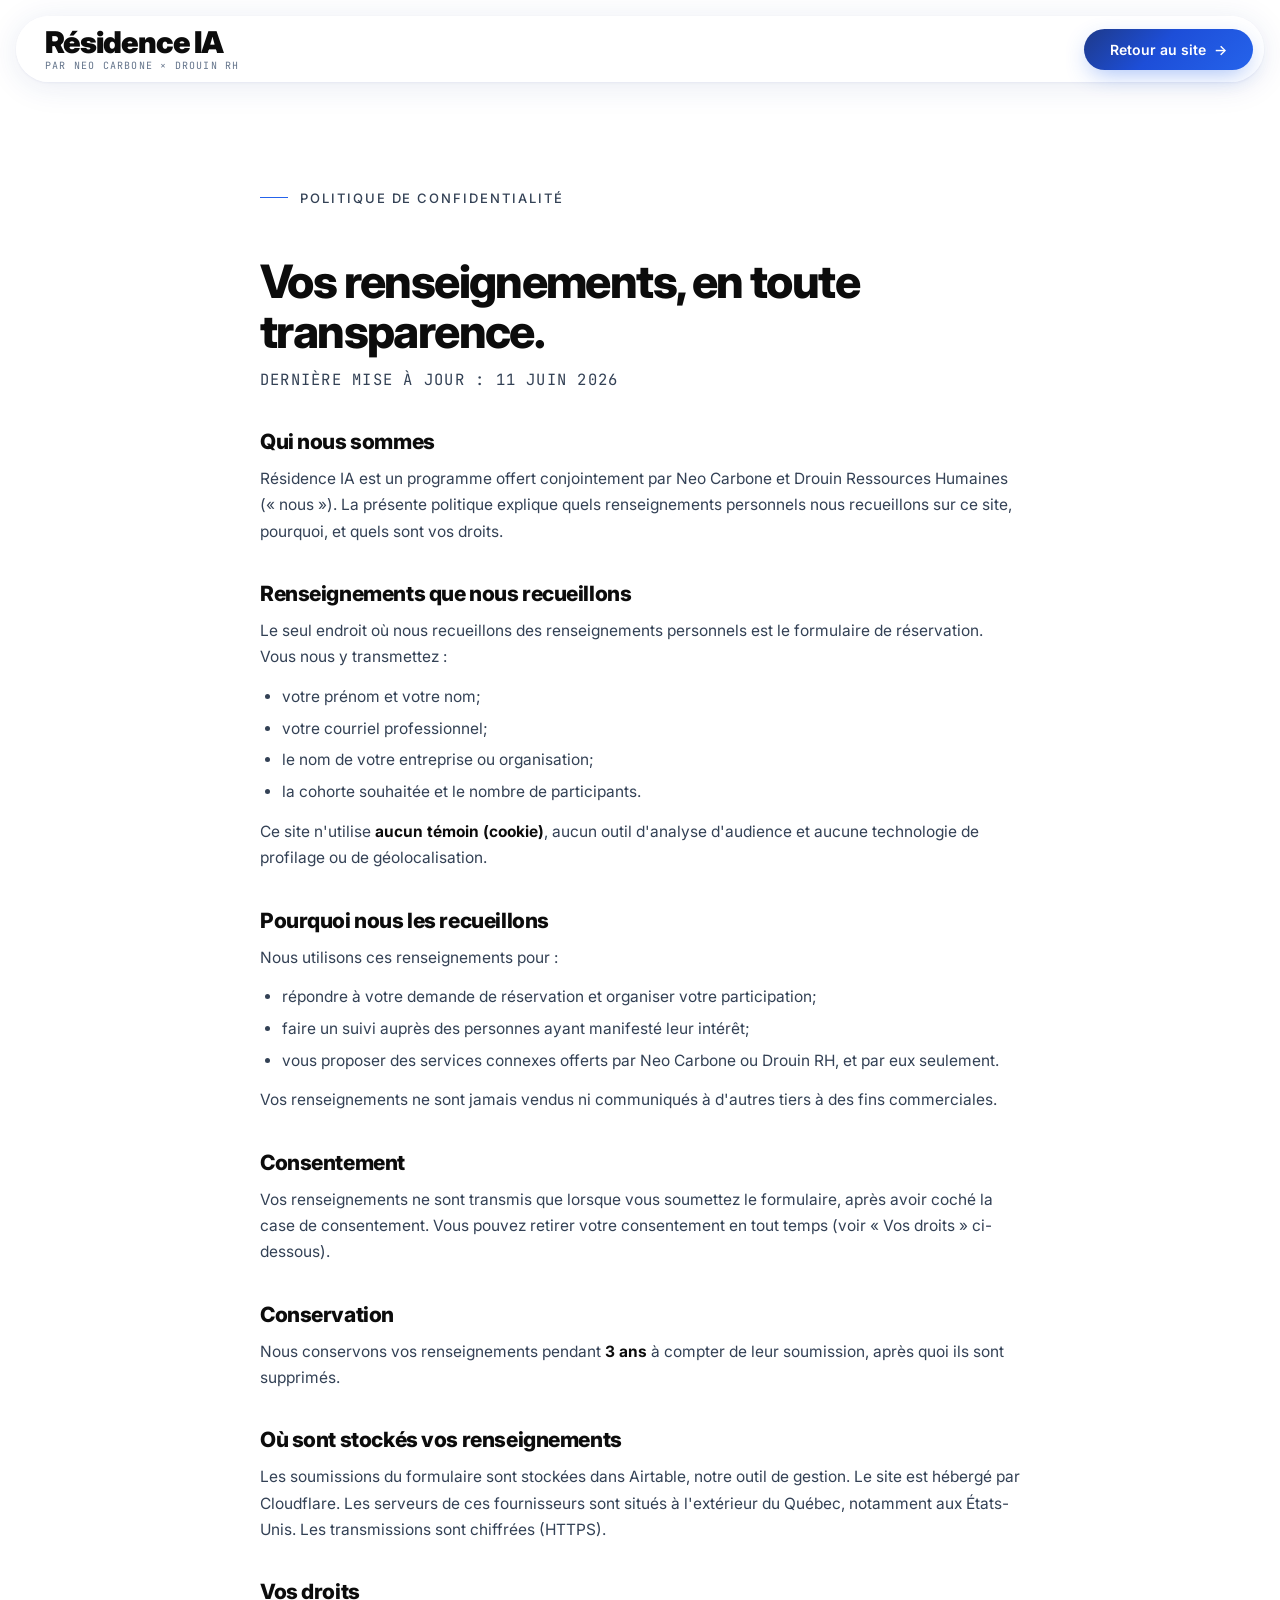
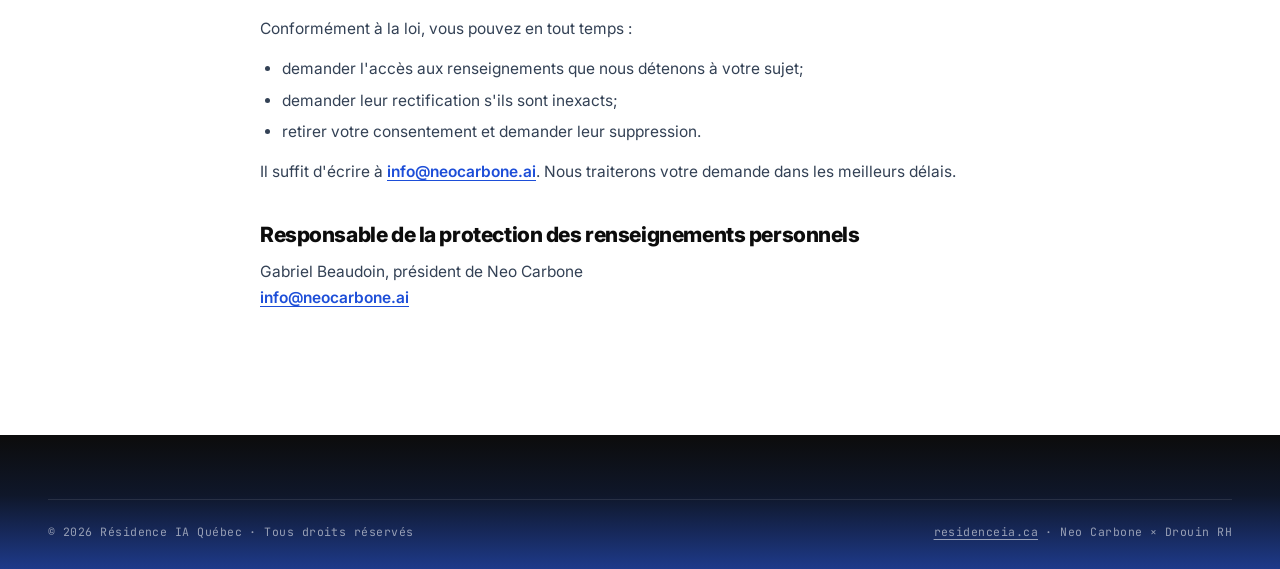
<file: politique-confidentialite.html>
<!DOCTYPE html>
<html lang="fr-CA">
<head>
<meta charset="UTF-8">
<meta name="viewport" content="width=device-width, initial-scale=1">
<title>Politique de confidentialité · Résidence IA</title>
<meta name="description" content="Politique de confidentialité de Résidence IA — quelles données nous recueillons, pourquoi, et vos droits.">
<link rel="canonical" href="https://residenceia.ca/politique-confidentialite.html">
<link rel="icon" type="image/svg+xml" href="assets/favicon.svg">
<link rel="icon" type="image/png" sizes="32x32" href="assets/favicon-32.png">
<link rel="apple-touch-icon" href="assets/apple-touch-icon.png">
<link rel="stylesheet" href="assets/residence.css?v=4">
<link rel="preconnect" href="https://fonts.googleapis.com">
<link rel="preconnect" href="https://fonts.gstatic.com" crossorigin>
<link href="https://fonts.googleapis.com/css2?family=Inter:wght@400;500;600;700;800;900&family=JetBrains+Mono:wght@400;500;600;700&display=swap" rel="stylesheet">
</head>
<body>

<header class="nav">
  <div class="nav-in">
    <a class="brand" href="index.html" aria-label="Résidence IA — accueil">
      <span class="wm"><b>Résidence&nbsp;IA</b><span>par Neo Carbone × Drouin RH</span></span>
    </a>
    <div class="nav-right">
      <a class="btn btn-primary nav-cta" href="index.html"><span class="nav-cta-full">Retour au site</span><span class="nav-cta-short">Retour</span> <span class="ar">→</span></a>
    </div>
  </div>
</header>

<main>
<section class="sec">
  <div class="wrap legal">
    <div class="kicker">Politique de confidentialité</div>
    <h1 class="display">Vos renseignements, en toute transparence.</h1>
    <p class="legal-updated">Dernière mise à jour : 11 juin 2026</p>

    <h2>Qui nous sommes</h2>
    <p>Résidence IA est un programme offert conjointement par Neo Carbone et Drouin Ressources Humaines (« nous »). La présente politique explique quels renseignements personnels nous recueillons sur ce site, pourquoi, et quels sont vos droits.</p>

    <h2>Renseignements que nous recueillons</h2>
    <p>Le seul endroit où nous recueillons des renseignements personnels est le formulaire de réservation. Vous nous y transmettez :</p>
    <ul>
      <li>votre prénom et votre nom;</li>
      <li>votre courriel professionnel;</li>
      <li>le nom de votre entreprise ou organisation;</li>
      <li>la cohorte souhaitée et le nombre de participants.</li>
    </ul>
    <p>Ce site n'utilise <strong>aucun témoin (cookie)</strong>, aucun outil d'analyse d'audience et aucune technologie de profilage ou de géolocalisation.</p>

    <h2>Pourquoi nous les recueillons</h2>
    <p>Nous utilisons ces renseignements pour :</p>
    <ul>
      <li>répondre à votre demande de réservation et organiser votre participation;</li>
      <li>faire un suivi auprès des personnes ayant manifesté leur intérêt;</li>
      <li>vous proposer des services connexes offerts par Neo Carbone ou Drouin RH, et par eux seulement.</li>
    </ul>
    <p>Vos renseignements ne sont jamais vendus ni communiqués à d'autres tiers à des fins commerciales.</p>

    <h2>Consentement</h2>
    <p>Vos renseignements ne sont transmis que lorsque vous soumettez le formulaire, après avoir coché la case de consentement. Vous pouvez retirer votre consentement en tout temps (voir « Vos droits » ci-dessous).</p>

    <h2>Conservation</h2>
    <p>Nous conservons vos renseignements pendant <strong>3 ans</strong> à compter de leur soumission, après quoi ils sont supprimés.</p>

    <h2>Où sont stockés vos renseignements</h2>
    <p>Les soumissions du formulaire sont stockées dans Airtable, notre outil de gestion. Le site est hébergé par Cloudflare. Les serveurs de ces fournisseurs sont situés à l'extérieur du Québec, notamment aux États-Unis. Les transmissions sont chiffrées (HTTPS).</p>

    <h2>Vos droits</h2>
    <p>Conformément à la loi, vous pouvez en tout temps :</p>
    <ul>
      <li>demander l'accès aux renseignements que nous détenons à votre sujet;</li>
      <li>demander leur rectification s'ils sont inexacts;</li>
      <li>retirer votre consentement et demander leur suppression.</li>
    </ul>
    <p>Il suffit d'écrire à <a href="mailto:info@neocarbone.ai">info@neocarbone.ai</a>. Nous traiterons votre demande dans les meilleurs délais.</p>

    <h2>Responsable de la protection des renseignements personnels</h2>
    <p>Gabriel Beaudoin, président de Neo Carbone<br>
    <a href="mailto:info@neocarbone.ai">info@neocarbone.ai</a></p>
  </div>
</section>
</main>

<footer class="footer">
  <div class="footer-in">
    <div class="footer-bottom">
      <span>© 2026 Résidence IA Québec · Tous droits réservés</span>
      <span><a href="index.html">residenceia.ca</a> · Neo Carbone × Drouin RH</span>
    </div>
  </div>
</footer>

</body>
</html>
</file>
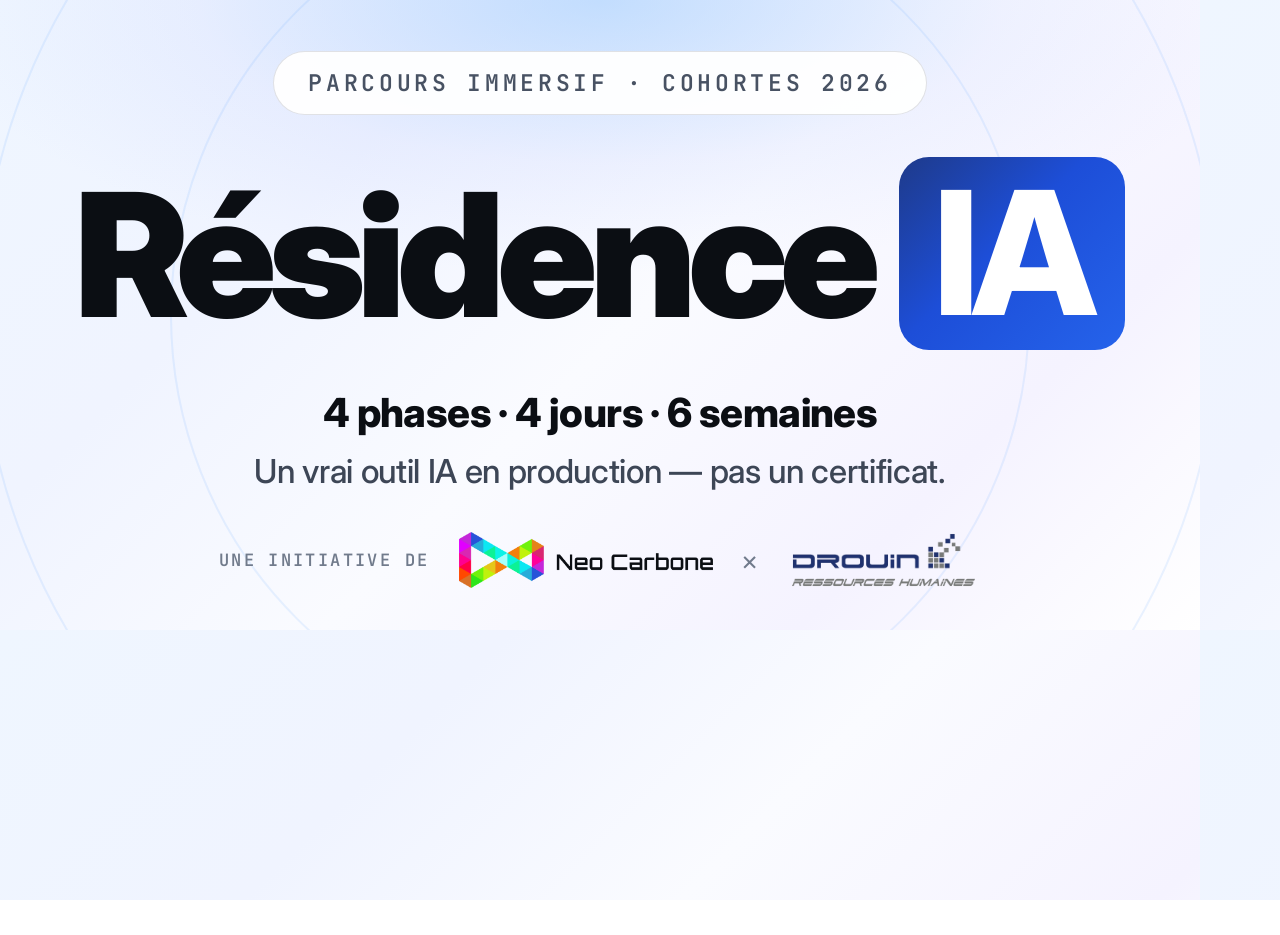
<file: assets/og-template.html>
<!DOCTYPE html>
<!-- Gabarit de l'image Open Graph (1200×630). Rendu puis capturé en PNG → assets/og-image.png.
     Conçu pour rester lisible à ~500px de large (iMessage, LinkedIn, etc.) : gros éléments, marges réduites. -->
<html lang="fr-CA">
<head>
<meta charset="UTF-8">
<link rel="preconnect" href="https://fonts.googleapis.com">
<link rel="preconnect" href="https://fonts.gstatic.com" crossorigin>
<link href="https://fonts.googleapis.com/css2?family=Inter:wght@400;500;600;700;800;900&family=JetBrains+Mono:wght@400;500;600;700&display=swap" rel="stylesheet">
<style>
  *{margin:0;padding:0;box-sizing:border-box;}
  html,body{width:1200px;height:630px;overflow:hidden;}
  body{
    font-family:'Inter',sans-serif;
    background:linear-gradient(135deg,#eff6ff 0%,#f0f4ff 28%,#fafbff 52%,#f5f3ff 78%,#ffffff 100%);
    position:relative;
    display:flex;flex-direction:column;align-items:center;justify-content:center;
    text-align:center;padding-bottom:88px;
  }
  .glow{
    position:absolute;inset:0;
    background:radial-gradient(ellipse 80% 62% at 50% 0%, rgba(147,197,253,.5) 0%, rgba(199,210,254,.22) 42%, transparent 70%);
    pointer-events:none;
  }
  .ring{position:absolute;border:2px solid rgba(96,165,250,.13);border-radius:50%;left:50%;top:50%;transform:translate(-50%,-50%);}
  .r1{width:860px;height:860px;}
  .r2{width:1240px;height:1240px;}
  .tag{
    position:relative;
    font-family:'JetBrains Mono',monospace;font-size:23px;font-weight:600;
    letter-spacing:.16em;text-transform:uppercase;color:#485263;
    background:rgba(255,255,255,.94);border:1.5px solid rgba(15,23,42,.12);
    padding:16px 34px;border-radius:999px;margin-bottom:42px;
  }
  .brand{
    position:relative;
    display:flex;align-items:center;gap:26px;
    font-size:172px;font-weight:900;letter-spacing:-.045em;line-height:1;color:#0b0e13;
  }
  .brand .ia{
    display:inline-flex;align-items:center;justify-content:center;
    padding:.05em .2em .07em;border-radius:30px;
    font-weight:800;color:#fff;
    background:linear-gradient(135deg,#1e3a8a 0%,#1d4ed8 45%,#2563eb 100%);
  }
  .sub{
    position:relative;
    margin-top:38px;font-size:40px;font-weight:800;color:#0b0e13;letter-spacing:-.015em;
  }
  .sub2{
    position:relative;
    margin-top:14px;font-size:33px;font-weight:500;color:#3d4656;letter-spacing:-.01em;
  }
  .partners{
    position:absolute;left:0;right:0;bottom:38px;
    display:flex;align-items:center;justify-content:center;gap:30px;
  }
  .partners .lbl{
    font-family:'JetBrains Mono',monospace;font-size:17px;font-weight:600;
    letter-spacing:.14em;text-transform:uppercase;color:#717b8c;
  }
  .logos{display:flex;align-items:center;gap:28px;}
  .logos .neo{height:56px;width:auto;}
  .logos .x{color:#717b8c;font-size:27px;}
  .logos .drouin{height:64px;width:auto;}
</style>
</head>
<body>
  <div class="glow"></div>
  <span class="ring r1"></span><span class="ring r2"></span>
  <div class="tag">Parcours immersif · Cohortes 2026</div>
  <div class="brand">Résidence <span class="ia">IA</span></div>
  <div class="sub">4 phases · 4 jours · 6 semaines</div>
  <div class="sub2">Un vrai outil IA en production — pas un certificat.</div>
  <div class="partners">
    <span class="lbl">Une initiative de</span>
    <div class="logos">
      <img class="neo" src="logo-horizontal-color-dark.png" alt="">
      <span class="x">×</span>
      <img class="drouin" src="drouin-rh-logo-transparent.png" alt="">
    </div>
  </div>
</body>
</html>
</file>
<file: assets/residence.css>
/* ================================================================
   Résidence IA — Corporate blue · black CTAs
   Sprrrint-inspired: soft aurora, glass nav, no rainbow.
   ================================================================ */

:root{
  --ff-grotesk:'Inter', system-ui, -apple-system, BlinkMacSystemFont, 'Segoe UI', sans-serif;
  --ff-mono:'JetBrains Mono', ui-monospace, 'SF Mono', Menlo, monospace;
  --maxw:1200px;
  --page-pad:48px;
  --ease-out:cubic-bezier(0.16, 1, 0.3, 1);
  --dur-fast:130ms;
  --dur-base:220ms;
  --r-pill:999px;

  /* Corporate blue palette */
  --blue-50:#eff6ff;
  --blue-100:#dbeafe;
  --blue-200:#bfdbfe;
  --blue-300:#93c5fd;
  --blue-400:#60a5fa;
  --blue-500:#3b82f6;
  --blue-600:#2563eb;
  --blue-700:#1d4ed8;
  --blue-800:#1e40af;
  --blue-900:#1e3a8a;
  --slate-50:#f8fafc;
  --slate-100:#f1f5f9;
  --slate-200:#e2e8f0;

  --ink:#0c0c0c;
  --ink-strong:#0c0c0c;
  --ink-2:#334155;
  --fg:#334155;
  --muted:#64748b;
  --subtle:#64748b;
  --faint:#94a3b8;
  --bg:#ffffff;
  --bg-subtle:#f8fafc;
  --bg-sunken:#f1f5f9;
  --border:#e2e8f0;
  --border-strong:#cbd5e1;
  --hair:#e2e8f0;

  /* Corporate gradients — blue only, no rainbow */
  --corp-aurora:linear-gradient(135deg, #eff6ff 0%, #f0f4ff 28%, #fafbff 52%, #f5f3ff 78%, #ffffff 100%);
  --corp-glow:radial-gradient(ellipse 80% 60% at 50% 0%, rgba(147,197,253,.55) 0%, rgba(199,210,254,.25) 40%, transparent 70%);
  --accent-gradient:linear-gradient(135deg, #1e3a8a 0%, #1d4ed8 45%, #2563eb 100%);
  --accent-solid:var(--blue-600);
  --accent-light:rgba(37,99,235,.08);

  --shadow-card:0 22px 60px -20px rgba(30,58,138,.12),0 8px 20px -8px rgba(30,58,138,.08);
  --shadow-card-soft:0 12px 28px -12px rgba(30,58,138,.10);
  --shadow-btn:0 8px 24px -6px rgba(12,12,12,.28);
  --shadow-nav:0 4px 32px rgba(30,58,138,.10),0 1px 3px rgba(30,58,138,.06);
  --shadow-1:0 1px 2px rgba(12,12,12,.04);
  --shadow-2:var(--shadow-card-soft);
  --shadow-3:var(--shadow-card);
  --r-lg:14px;
  --r-xl:22px;
  --r-2xl:32px;
  --dark-bg:#0c0c0c;
  --dark-bg-2:#141414;
  --dark-fg:#f5f5f5;
  --dark-fg-2:rgba(255,255,255,.55);
  --dark-border:rgba(255,255,255,.10);
  --nav-offset:96px;
}

*{box-sizing:border-box;}
html,body{margin:0;}
html{scroll-behavior:smooth;overflow-x:clip;}
body{
  font-family:var(--ff-grotesk);
  background:var(--bg);
  color:var(--ink);
  -webkit-font-smoothing:antialiased;
  text-rendering:optimizeLegibility;
  overflow-x:clip;
}
img{display:block;max-width:100%;}
button{font-family:inherit;cursor:pointer;}
a{color:inherit;text-decoration:none;}

.wrap{width:min(var(--maxw),calc(100% - 2 * var(--page-pad)));margin-inline:auto;}

/* ---------- Color accent ---------- */
.spec{
  font-style:normal;
  font-weight:inherit;
  background:var(--accent-gradient);
  -webkit-background-clip:text;
  background-clip:text;
  -webkit-text-fill-color:transparent;
  color:transparent;
  padding:0 0.04em;
}
.it{font-style:normal;font-weight:inherit;}

.kicker,.eyebrow{
  font-family:var(--ff-grotesk);
  font-size:13px;font-weight:500;
  letter-spacing:0.15em;text-transform:uppercase;
  color:var(--ink-2);
  display:inline-flex;align-items:center;gap:12px;
}
.kicker::before,.eyebrow::before{
  content:'';width:28px;height:1px;background:var(--blue-600);display:inline-block;flex-shrink:0;
}
.kicker.center,.eyebrow.center{justify-content:center;}

.display{
  font-family:var(--ff-grotesk);
  font-weight:800;
  letter-spacing:-0.035em;
  line-height:1;
  color:var(--ink);
  margin:0;
}
.h-lg{font-size:clamp(32px,4.6vw,64px);line-height:1.12;}
.h-stack{display:flex;flex-direction:column;gap:0.14em;line-height:1.12;}
.h-stack-line{display:block;}
.display .spec{line-height:inherit;vertical-align:baseline;}
.lede{font-family:var(--ff-grotesk);font-weight:400;font-size:17px;line-height:1.6;color:var(--ink-2);}

/* soft blue blob */
.glow{position:absolute;border-radius:50%;filter:blur(80px);opacity:0.7;pointer-events:none;z-index:0;}
.glow.a{
  background:radial-gradient(circle, rgba(147,197,253,.65) 0%, rgba(199,210,254,.35) 50%, transparent 70%);
  animation:blobShift 16s ease-in-out infinite;
}
@keyframes blobShift{
  0%,100%{transform:translate(-50%,-52%) scale(1);}
  33%{transform:translate(calc(-50% + 24px),calc(-52% - 16px)) scale(1.05);}
  66%{transform:translate(calc(-50% - 18px),calc(-52% + 20px)) scale(.97);}
}

/* ---------- buttons — black primary ---------- */
.btn{
  display:inline-flex;align-items:center;gap:8px;white-space:nowrap;
  font-family:var(--ff-grotesk);font-size:14px;font-weight:600;letter-spacing:0;
  padding:12px 26px;border-radius:999px;border:0;
  transition:transform .15s ease,background .2s ease,box-shadow .2s ease,opacity .2s ease;
}
.btn .ar{font-weight:600;transition:transform .2s ease;}
.btn:hover .ar{transform:translateX(4px);}
.btn-primary{
  background:var(--ink);
  color:#fff;
  box-shadow:var(--shadow-btn);
}
.btn-primary:hover{
  transform:translateY(-2px);
  background:#1a1a1a;
  box-shadow:0 12px 32px -8px rgba(12,12,12,.35);
}
.btn-secondary{
  background:#fff;
  color:var(--ink);
  border:1.5px solid var(--blue-400);
  box-shadow:0 4px 14px -4px rgba(37,99,235,.18);
}
.btn-secondary:hover{
  background:var(--blue-50);
  border-color:var(--blue-600);
  box-shadow:0 8px 20px -6px rgba(37,99,235,.28);
  transform:translateY(-2px);
}
.btn-lg{padding:15px 30px;font-size:15px;}
.nav-cta.btn-primary,
.nav-drawer-cta.btn-primary,
.hero .cta .btn-primary{
  position:relative;z-index:0;isolation:isolate;
  background:transparent;
  box-shadow:0 8px 24px -6px rgba(37,99,235,.45);
  transition:box-shadow .2s ease;
}
.nav-cta.btn-primary::before,
.nav-drawer-cta.btn-primary::before,
.hero .cta .btn-primary::before{
  content:'';position:absolute;inset:0;border-radius:inherit;
  background:var(--accent-gradient);z-index:-1;
}
.nav-cta.btn-primary::after,
.nav-drawer-cta.btn-primary::after,
.hero .cta .btn-primary::after{
  content:'';position:absolute;inset:0;border-radius:inherit;
  background:linear-gradient(135deg, #172554 0%, #1e3a8a 45%, #1d4ed8 100%);
  opacity:0;transition:opacity .2s ease;z-index:-1;
}
.nav-cta.btn-primary:hover,
.nav-drawer-cta.btn-primary:hover,
.hero .cta .btn-primary:hover{
  background:transparent;
  box-shadow:0 12px 32px -8px rgba(30,58,138,.55);
}
.nav-cta.btn-primary:hover::after,
.nav-drawer-cta.btn-primary:hover::after,
.hero .cta .btn-primary:hover::after{
  opacity:1;
}
.nav-cta.btn-primary:hover,
.nav-drawer-cta.btn-primary:hover{
  transform:none;
}

/* ---------- nav — floating pill ---------- */
.nav{
  position:fixed;top:16px;left:16px;right:16px;
  width:min(calc(var(--maxw) + 64px),calc(100% - 32px));
  margin-inline:auto;
  z-index:60;
  padding:0 10px 0 28px;
  border-radius:var(--r-pill);
  border:1px solid rgba(255,255,255,.75);
  box-shadow:var(--shadow-nav);
  background:rgba(255,255,255,.96);
}
.nav::before{display:none;}
.nav-in{width:100%;margin-inline:auto;min-height:64px;padding:10px 0;display:flex;align-items:center;justify-content:space-between;gap:24px;}
.brand{display:flex;align-items:center;gap:12px;}
.brand .mk{height:32px;width:auto;}
.brand .wm{display:flex;flex-direction:column;line-height:1;}
.brand .wm b{font-family:var(--ff-grotesk);font-weight:900;font-size:30px;letter-spacing:-0.035em;color:var(--ink);}
.brand .wm span{font-family:var(--ff-mono);font-size:10px;letter-spacing:0.12em;text-transform:uppercase;color:var(--muted);margin-top:4px;}
.nav-mid{display:flex;align-items:center;gap:20px;}
.nav-mid a{font-size:14px;font-weight:500;color:var(--ink-2);transition:color .2s;}
.nav-mid a:hover{color:var(--blue-600);}
.nav-right{display:flex;align-items:center;gap:16px;}
.nav-cta-short{display:none;}
.nav-burger{display:none;flex-direction:column;justify-content:center;gap:6px;width:44px;height:44px;padding:10px;border:0;border-radius:999px;background:transparent;cursor:pointer;flex-shrink:0;transition:background .2s;}
.nav-burger span{display:block;width:22px;height:2px;background:var(--ink);border-radius:2px;transition:transform .25s var(--ease-out),opacity .2s;}
.nav-burger[aria-expanded="true"] span:nth-child(1){transform:translateY(8px) rotate(45deg);}
.nav-burger[aria-expanded="true"] span:nth-child(2){opacity:0;}
.nav-burger[aria-expanded="true"] span:nth-child(3){transform:translateY(-8px) rotate(-45deg);}
.nav-burger:hover{background:var(--accent-light);}
.nav-backdrop{display:none;position:fixed;inset:0;z-index:58;background:rgba(15,23,42,.18);opacity:0;transition:opacity .3s var(--ease-out);pointer-events:none;}
.nav-backdrop.open{display:block;opacity:1;pointer-events:auto;}
.nav-drawer{
  position:fixed;top:0;right:0;z-index:59;width:min(360px,100vw);height:100dvh;
  padding:88px var(--page-pad) 32px;display:flex;flex-direction:column;gap:32px;
  background:rgba(255,255,255,.88);
  backdrop-filter:blur(20px) saturate(1.3);
  -webkit-backdrop-filter:blur(20px) saturate(1.3);
  border-left:1px solid var(--border);
  box-shadow:-8px 0 40px rgba(30,58,138,.08);
  transform:translateX(100%);visibility:hidden;pointer-events:none;
  transition:transform .35s var(--ease-out),visibility 0s linear .35s;overflow-y:auto;
}
.nav-drawer.open{transform:none;visibility:visible;pointer-events:auto;transition:transform .35s var(--ease-out),visibility 0s;}
.nav-drawer-links{display:flex;flex-direction:column;gap:4px;}
.nav-drawer-links a{font-family:var(--ff-grotesk);font-size:clamp(22px,4vw,28px);font-weight:700;letter-spacing:-0.02em;color:var(--ink);padding:12px 0;transition:color .2s;}
.nav-drawer-links a:hover{color:var(--blue-600);}
.nav-drawer-cta{margin-top:auto;width:100%;justify-content:center;}
body.nav-open{overflow:hidden;}
.nav.menu-open{background:rgba(255,255,255,.92);}

/* ---------- section scaffolding ---------- */
.sec{position:relative;padding:clamp(80px,9vw,110px) 0;background:var(--bg);}
.sec.tight{padding:clamp(56px,6vw,80px) 0;}
.sec.alt{background:var(--bg-subtle);border-top:0;border-bottom:0;}
.sec.ink{background:var(--ink);color:#fff;}
.sec-head{max-width:760px;}
.sec-head.center{margin-inline:auto;text-align:center;}
.sec-head .kicker,
.sec-head .eyebrow{margin-bottom:clamp(26px,2.8vw,34px);}
.sec-head .lede,
.book-aside .lede{margin-top:clamp(28px,3vw,38px);}
.book-aside .kicker{margin-bottom:clamp(26px,2.8vw,34px);}
.wrap > .kicker{margin-bottom:clamp(28px,3vw,36px);}
.mt-head{margin-bottom:clamp(56px,6.5vw,88px);}

/* ---------- HERO — corporate aurora ---------- */
.hero{
  position:relative;
  padding:calc(var(--nav-offset) + clamp(32px,5vw,56px)) 0 clamp(64px,8vw,96px);
  overflow:hidden;
  min-height:min(820px,94vh);
  display:flex;align-items:center;
  background:var(--corp-aurora);
}
.hero::before{
  content:'';position:absolute;inset:0;z-index:0;pointer-events:none;
  background:var(--corp-glow);
}
.hero::after{
  content:'';position:absolute;bottom:0;left:0;right:0;height:120px;z-index:1;pointer-events:none;
  background:linear-gradient(to bottom, transparent, var(--bg));
}
.hero .glow{width:min(720px,95vw);height:min(560px,65vh);border-radius:50%;}
.hero .g1{top:42%;left:50%;transform:translate(-50%,-50%);opacity:0.55;z-index:0;animation:none;}

.hero-orbit{
  position:absolute;inset:0;z-index:1;pointer-events:none;overflow:hidden;
  transform:translate3d(0,0,0);
  contain:strict;
}
.hero-rings-canvas{
  display:block;width:100%;height:100%;
}
.ring{
  display:block;
  position:absolute;top:50%;left:50%;
  width:max(200vw,200vh);aspect-ratio:1;
  border-radius:50%;
  border:1.15px solid rgba(96,165,250,.179);
  transform:translate3d(-50%,-50%,0) scale(0);
}
@media (prefers-reduced-motion:no-preference){
  .hero-orbit .ring{display:none;}
}
@media (prefers-reduced-motion:reduce){
  .glow.a{animation:none;}
  .ring{
    animation:none;
    opacity:1;
    border-color:rgba(96,165,250,.141);
    box-shadow:none;
  }
  .ring.r1{transform:translate3d(-50%,-50%,0) scale(.15);}
  .ring.r2{transform:translate3d(-50%,-50%,0) scale(.25);}
  .ring.r3{transform:translate3d(-50%,-50%,0) scale(.35);}
  .ring.r4{transform:translate3d(-50%,-50%,0) scale(.45);}
  .ring.r5{transform:translate3d(-50%,-50%,0) scale(.55);}
  .ring.r6{transform:translate3d(-50%,-50%,0) scale(.65);}
  .ring.r7{transform:translate3d(-50%,-50%,0) scale(.75);}
  .ring.r8{transform:translate3d(-50%,-50%,0) scale(.85);}
  .ring.r9{transform:translate3d(-50%,-50%,0) scale(.92);}
  .ring.r10{transform:translate3d(-50%,-50%,0) scale(1);}
}

.hero-in{
  position:relative;z-index:2;max-width:900px;margin:0 auto;text-align:center;
  display:flex;flex-direction:column;align-items:center;
}
.hero .tag{
  display:inline-flex;align-items:center;gap:9px;
  font-family:var(--ff-grotesk);font-size:13px;font-weight:500;
  letter-spacing:0.02em;color:var(--muted);
  background:rgba(255,255,255,.94);border:1px solid var(--border);
  padding:9px 18px;border-radius:var(--r-pill);margin-bottom:clamp(24px,3vw,34px);
  text-decoration:none;cursor:pointer;
  transition:border-color .2s,color .2s,box-shadow .2s;
}
.hero .tag .ar{font-family:inherit;color:var(--blue-600);transition:transform .2s;}
.hero .tag:hover{border-color:var(--blue-600);color:var(--blue-700);box-shadow:0 4px 14px -6px rgba(30,58,138,.25);}
.hero .tag:hover .ar{transform:translateX(3px);}
.hero-brand{
  display:flex;align-items:center;justify-content:center;gap:clamp(8px,1.2vw,14px);
  margin:0 0 clamp(18px,2.4vw,28px);
  font-weight:800;
  font-size:clamp(calc(52px * var(--hero-scale,1)),calc(7.5vw * var(--hero-scale,1)),calc(88px * var(--hero-scale,1)));
  letter-spacing:-0.04em;line-height:1;color:var(--ink-strong);
}
.hero-brand-ia{
  display:inline-flex;align-items:center;justify-content:center;
  padding:0.05em 0.2em 0.07em;border-radius:clamp(10px,1.2vw,14px);
  font-weight:800;color:#fff;
  background:var(--accent-gradient);
}
.hero-headline{
  display:flex;flex-direction:column;align-items:center;gap:clamp(10px,1.2vw,14px);
  max-width:min(680px,92vw);margin:0;text-align:center;
}
.hero-line.setup{
  max-width:36ch;
  font-family:var(--ff-grotesk);font-weight:700;
  font-size:clamp(calc(16px * var(--hero-scale,1)),calc(2vw * var(--hero-scale,1)),calc(24px * var(--hero-scale,1)));
  line-height:1.35;letter-spacing:-0.02em;color:var(--ink);
}
.hero-line.punch{
  max-width:28ch;font-weight:800;
  font-size:clamp(calc(24px * var(--hero-scale,1)),calc(3vw * var(--hero-scale,1)),calc(36px * var(--hero-scale,1)));
  line-height:1.18;letter-spacing:-0.03em;color:var(--ink);
}
.hero .lede{
  max-width:46ch;margin-top:clamp(22px,2.6vw,30px);
  font-size:clamp(18px,1.35vw,21px);line-height:1.65;color:var(--muted);
}
.hero .lede strong{font-weight:600;color:var(--ink);}
.hero-partners{
  margin-top:clamp(30px,3.6vw,44px);
  display:flex;flex-direction:column;align-items:center;gap:12px;
}
.hero-partners .lbl{
  font-family:var(--ff-mono);font-size:10px;font-weight:500;
  letter-spacing:0.16em;text-transform:uppercase;color:var(--subtle);
}
.hp-logos{display:flex;align-items:center;gap:16px;}
.hp-neo{height:30px;width:auto;}
.hp-x{color:var(--subtle);font-size:14px;}
.hp-drouin{height:36px;width:auto;}
.hero-foot{margin:clamp(36px,4vw,52px) 0 0;width:100%;}
.hero-counts{
  display:grid;grid-template-columns:repeat(3,1fr);gap:8px;
  list-style:none;margin:0 auto;padding:0;width:100%;max-width:420px;
}
.hero-counts>li{
  background:#fff;
  border:1px solid var(--border);border-radius:var(--r-lg);
  box-shadow:var(--shadow-card-soft);
  transition:transform .2s,box-shadow .2s,border-color .2s;
}
.hero-counts>li:hover{
  transform:translateY(-2px);
  border-color:var(--blue-300);
  box-shadow:var(--shadow-card);
}
.hero-counts>li>a{
  display:flex;flex-direction:column;align-items:center;justify-content:center;gap:5px;
  padding:clamp(10px,1.4vw,14px) clamp(8px,1vw,10px);
  text-decoration:none;
}
.hero-counts .val{
  font-family:var(--ff-grotesk);
  font-size:clamp(26px,3.2vw,36px);
  font-style:normal;font-weight:800;line-height:1;display:block;
  font-variant-numeric:tabular-nums;
  background:var(--accent-gradient);
  -webkit-background-clip:text;background-clip:text;-webkit-text-fill-color:transparent;
}
.hero-counts .lbl{
  font-family:var(--ff-mono);
  font-size:9px;font-weight:500;letter-spacing:0.1em;text-transform:uppercase;color:var(--muted);
}
.hero .cta{display:flex;flex-wrap:wrap;gap:16px;margin-top:clamp(32px,4vw,44px);justify-content:center;align-items:center;}
.hero .cta .btn:hover{transform:none;}
.hero .cta .btn-secondary:hover{transform:none;}

/* ---------- stats band ---------- */
.stats{display:grid;grid-template-columns:repeat(4,1fr);gap:20px;border:0;border-radius:0;overflow:visible;background:transparent;box-shadow:none;}
.stat-cell{position:relative;overflow:hidden;padding:28px;background:#fff;border:1px solid var(--hair);border-radius:var(--r-xl);box-shadow:var(--shadow-card-soft);display:flex;flex-direction:column;gap:12px;transition:transform .2s,box-shadow .2s;}
.stat-cell::after{content:'';position:absolute;right:-40px;top:-40px;width:140px;height:140px;border-radius:50%;background:var(--blue-200);filter:blur(44px);opacity:.35;pointer-events:none;}
.stat-cell>*{position:relative;z-index:1;}
.stat-cell:hover{transform:translateY(-2px);box-shadow:var(--shadow-card);}
.stat-cell .num{
  font-family:var(--ff-grotesk);font-weight:800;font-size:clamp(52px,6.2vw,76px);
  letter-spacing:-0.04em;line-height:1;font-variant-numeric:tabular-nums;
  background:var(--accent-gradient);
  -webkit-background-clip:text;background-clip:text;-webkit-text-fill-color:transparent;
}
.stat-cell .num [data-count]{
  display:inline-block;font-size:1em;font-weight:800;
  background:var(--accent-gradient);-webkit-background-clip:text;background-clip:text;
  -webkit-text-fill-color:transparent;color:transparent;
}
.stat-cell .num > .sm:first-child{
  font-size:0.88em;font-weight:800;
  background:var(--accent-gradient);-webkit-background-clip:text;background-clip:text;
  -webkit-text-fill-color:transparent;color:transparent;
}
.stat-cell .num .sm:not(:first-child){
  font-size:0.55em;font-weight:800;
  background:var(--accent-gradient);-webkit-background-clip:text;background-clip:text;
  -webkit-text-fill-color:transparent;color:transparent;
}
.stat-cell p{font-size:14px;line-height:1.6;color:var(--ink-2);margin:0;}

/* ---------- pull-quote / thesis ---------- */
.thesis{text-align:center;max-width:1100px;margin:0 auto;padding:0 24px;}
.thesis p{font-family:var(--ff-grotesk);font-weight:800;letter-spacing:-0.035em;line-height:1.12;font-size:clamp(52px,6.4vw,84px);color:var(--ink);margin:0;}

/* ---------- numbered problem cards ---------- */
#probleme .sec-head .h-lg{font-size:clamp(28px,3.6vw,52px);}
#resultats .sec-head .h-lg{font-size:clamp(40px,5.4vw,80px);line-height:1.04;}
#resultats .sec-head{padding-bottom:clamp(28px,3vw,40px);}
.prob-grid{display:grid;grid-template-columns:repeat(3,1fr);gap:20px;}
.prob{position:relative;background:#fff;border:1px solid var(--hair);border-radius:var(--r-xl);padding:32px;overflow:hidden;box-shadow:var(--shadow-card-soft);transition:transform .2s,box-shadow .2s;}
.prob::after{content:'';position:absolute;right:-40px;top:-40px;width:160px;height:160px;border-radius:50%;background:var(--blue-200);filter:blur(48px);opacity:.4;pointer-events:none;z-index:0;}
.prob:hover{transform:translateY(-2px);box-shadow:var(--shadow-card);}
.prob>*{position:relative;z-index:1;}
.prob .n{font-family:var(--ff-mono);font-size:12px;font-weight:500;color:var(--blue-600);letter-spacing:0.15em;text-transform:uppercase;margin-bottom:18px;}
.prob h3{font-family:var(--ff-grotesk);font-weight:800;font-size:21px;letter-spacing:-0.025em;line-height:1.15;color:var(--ink);margin:0 0 16px;}
.prob p{font-size:14px;line-height:1.6;color:var(--ink-2);margin:0;}

/* ---------- self-diagnosis yes/no ---------- */
#diagnostic .sec-head .lede{padding-bottom:clamp(32px,3.5vw,48px);}
.diag-list{display:flex;flex-direction:column;gap:16px;max-width:880px;margin:0 auto;}
.diag{background:#fff;border:1px solid var(--hair);border-radius:var(--r-xl);padding:26px 28px;display:grid;grid-template-columns:auto 1fr auto;gap:22px;align-items:center;box-shadow:var(--shadow-card-soft);transition:border-color .2s,box-shadow .2s,transform .2s;}
.diag.on{border-color:var(--blue-300);background:var(--blue-50);box-shadow:var(--shadow-card);}
.diag .n{font-family:var(--ff-mono);font-size:13px;font-weight:600;color:var(--subtle);}
.diag .q{font-family:var(--ff-grotesk);font-weight:500;font-size:clamp(17px,1.7vw,20px);line-height:1.4;letter-spacing:-0.01em;color:var(--ink);}
.diag .yn{display:flex;gap:9px;}
.diag .yn button{
  font-family:var(--ff-grotesk);font-size:13px;font-weight:600;padding:9px 16px;border-radius:var(--r-pill);
  border:1.5px solid var(--border-strong);background:#fff;color:var(--fg);white-space:nowrap;
  transition:all var(--dur-fast);outline:none;box-shadow:none;
}
.diag .yn button:hover:not([aria-pressed="true"]){border-color:var(--blue-600);color:var(--blue-700);}
.diag .yn button.yes{
  font-size:14px;font-weight:700;padding:11px 22px;
  border-color:var(--blue-600);color:var(--blue-700);
  box-shadow:0 4px 14px -6px rgba(30,58,138,.3);
}
.diag .yn button.yes:hover:not([aria-pressed="true"]){background:var(--blue-50);}
.diag .yn button.yes[aria-pressed="true"]{
  background:var(--accent-gradient);color:#fff;border:0;
}
.diag .yn button.yes[aria-pressed="true"]:hover{border:0;}
.diag-result{margin:30px auto 0;max-width:880px;text-align:center;padding:28px;border-radius:var(--r-xl);border:1px dashed var(--hair);background:var(--bg-subtle);opacity:0.45;transition:opacity .2s,background .2s;}
.diag-result.live{
  opacity:1;
  border-style:solid;border-color:transparent;
  background:var(--accent-gradient);
  color:#fff;
  border-radius:var(--r-2xl);
  box-shadow:0 12px 32px -8px rgba(30,58,138,.35);
}
.diag-result p{font-size:17px;line-height:1.5;margin:0 0 18px;color:inherit;}
.diag-result.live .btn-primary{background:#fff;color:var(--ink);box-shadow:none;}

/* ---------- dual transformation ---------- */
.dual{display:grid;grid-template-columns:1fr 1fr;gap:20px;}
.dual-col{position:relative;background:#fff;border:1px solid var(--hair);border-radius:var(--r-xl);padding:36px 32px;box-shadow:var(--shadow-card-soft);overflow:hidden;transition:transform .2s,box-shadow .2s;}
.dual-col::after{content:'';position:absolute;right:-40px;top:-40px;width:180px;height:180px;border-radius:50%;background:var(--blue-200);filter:blur(50px);opacity:.35;pointer-events:none;}
.dual-col:hover{transform:translateY(-2px);box-shadow:var(--shadow-card);}
.dual-col>*{position:relative;z-index:1;}
.dual-col .lab{font-family:var(--ff-mono);font-size:12px;letter-spacing:0.15em;text-transform:uppercase;color:var(--blue-600);margin-bottom:22px;}
.dual-col h3{font-family:var(--ff-grotesk);font-weight:800;font-size:clamp(24px,2.6vw,28px);letter-spacing:-0.025em;line-height:1.1;color:var(--ink);margin:0 0 28px;}
.dual-col h3 .spec{display:inline;}
.dual-col ul{list-style:none;padding:0;margin:0;display:flex;flex-direction:column;gap:13px;}
.dual-col li{display:flex;gap:12px;font-size:14px;line-height:1.5;color:var(--ink-2);}
.dual-col li .ck{flex:0 0 auto;width:18px;height:18px;margin-top:2px;}

/* ---------- before / after compare ---------- */
.ba-compare{--ba-arrow-w:clamp(48px,5vw,64px);margin-top:8px;}
.ba-compare-head{
  display:grid;grid-template-columns:1fr var(--ba-arrow-w) 1fr;
  gap:clamp(16px,2vw,28px);align-items:center;
  margin-bottom:clamp(12px,1.8vw,20px);
}
.ba-compare-head .ba-step-head:first-child{grid-column:1;}
.ba-compare-head .ba-step-head:last-child{grid-column:3;color:var(--ink-2);}
.ba-compare-body{display:flex;flex-direction:column;gap:clamp(12px,1.8vw,20px);position:relative;}
.ba-row{
  display:grid;grid-template-columns:1fr var(--ba-arrow-w) 1fr;
  gap:clamp(16px,2vw,28px);align-items:stretch;min-width:0;
}
.ba-block-before{grid-column:1;}
.ba-block-after{grid-column:3;}
.ba-block-before{
  background:var(--bg-subtle);border-color:var(--hair);
  align-items:center;justify-content:center;text-align:center;
}
.ba-block-before .lab{
  font-family:var(--ff-mono);font-size:12px;letter-spacing:0.12em;text-transform:uppercase;
  color:var(--muted);margin:0;font-weight:700;
}
.ba-block-before p{color:var(--ink-2);font-weight:500;}
.ba-block-after{
  background:#fff;border-color:var(--blue-200);
  box-shadow:0 12px 32px -14px rgba(30,58,138,.28);
  position:relative;overflow:hidden;
  transition:transform .18s ease-out,box-shadow .25s ease;
  will-change:transform;
}
.ba-block-after::before{
  content:'';position:absolute;inset:0;z-index:2;pointer-events:none;border-radius:inherit;
  background:radial-gradient(240px circle at var(--mx,50%) var(--my,50%), rgba(191,219,254,.45), rgba(191,219,254,0) 65%);
  opacity:0;transition:opacity .25s ease;
}
.ba-block-after:hover::before{opacity:1;}
.ba-block-after:hover{box-shadow:0 18px 44px -16px rgba(30,58,138,.4);}
.ba-block-after::after{
  content:'';position:absolute;right:-30px;top:-30px;width:120px;height:120px;border-radius:50%;
  background:var(--blue-200);filter:blur(40px);opacity:.35;pointer-events:none;
}
.ba-block-after>*{position:relative;z-index:1;}
.ba-block-after p{color:var(--ink);font-weight:500;}
.ba-step-head{
  font-family:var(--ff-mono);font-size:clamp(13px,1.2vw,16px);letter-spacing:0.14em;text-transform:uppercase;
  font-weight:700;color:var(--muted);padding:0 2px 4px;
}
.ba-step-head-row,.ba-row-arrow{display:none;}
.ba-row-arrow{
  align-items:center;justify-content:center;
  width:36px;height:36px;margin:0 auto;border-radius:50%;
  background:var(--bg-sunken);border:1px solid var(--hair);
  font-family:var(--ff-grotesk);font-size:20px;font-weight:700;color:var(--ink);
  box-shadow:var(--shadow-1);
}
.ba-block{
  display:flex;flex-direction:column;gap:8px;flex:1;
  padding:18px 16px;border-radius:var(--r-xl);border:1px solid var(--hair);
}
.ba-block p{font-size:16px;line-height:1.55;margin:0;}
.ba-arrow{
  position:absolute;left:50%;top:50%;transform:translate(-50%,-50%);z-index:2;
  display:flex;align-items:center;justify-content:center;
  width:var(--ba-arrow-w);height:var(--ba-arrow-w);border-radius:50%;
  background:var(--bg-sunken);border:1px solid var(--hair);
  font-family:var(--ff-grotesk);font-size:clamp(22px,2.4vw,30px);font-weight:700;color:var(--ink);
  box-shadow:var(--shadow-1);
}
.ba-block .gain{
  font-family:var(--ff-grotesk);font-weight:800;font-size:clamp(17px,1.8vw,22px);
  letter-spacing:-0.03em;margin-top:2px;
  background:var(--accent-gradient);
  -webkit-background-clip:text;background-clip:text;-webkit-text-fill-color:transparent;
}
#resultats .ba-block .gain{
  font-size:clamp(22px,2.4vw,32px);
  letter-spacing:-0.035em;
  margin-top:6px;
  background:var(--accent-gradient);
  -webkit-background-clip:text;background-clip:text;
  -webkit-text-fill-color:transparent;color:transparent;
}
.ba-block .note{
  font-size:12.5px;font-weight:600;color:var(--ink);line-height:1.5;
  border-top:1px solid var(--hair);padding-top:12px;margin-top:4px;
}

/* ---------- phase timeline ---------- */
.ph-tabs{display:grid;grid-template-columns:repeat(4,1fr);gap:12px;margin-bottom:14px;}
.ph-tab{text-align:left;background:#fff;border:1px solid var(--hair);border-radius:14px;padding:18px 20px;box-shadow:var(--shadow-card-soft);transition:all .2s;position:relative;overflow:hidden;}
.ph-tab .n{font-family:var(--ff-mono);font-size:12px;font-weight:500;color:var(--muted);letter-spacing:0.08em;}
.ph-tab .t{font-family:var(--ff-grotesk);font-weight:800;font-size:18px;letter-spacing:-0.02em;color:var(--ink);margin-top:8px;}
.ph-tab .d{font-family:var(--ff-mono);font-size:11px;letter-spacing:0.08em;text-transform:uppercase;color:var(--muted);margin-top:4px;}
.ph-tab[aria-selected="true"]{
  border-color:var(--blue-200);
  box-shadow:var(--shadow-card),0 0 0 1px rgba(37,99,235,.08);
  transform:translateY(-2px);
}
.ph-tab[aria-selected="true"]::before{
  content:'';position:absolute;right:-36px;top:-36px;width:140px;height:140px;
  border-radius:50%;background:var(--blue-200);filter:blur(44px);opacity:.45;
  pointer-events:none;z-index:0;
}
.ph-tab[aria-selected="true"]::after{
  content:'';position:absolute;left:0;right:0;bottom:0;height:3px;
  background:var(--accent-gradient);z-index:1;
}
.ph-tab[aria-selected="true"] .n,
.ph-tab[aria-selected="true"] .t,
.ph-tab[aria-selected="true"] .d{position:relative;z-index:1;}
.ph-prog{
  height:4px;background:var(--bg-sunken);border-radius:999px;overflow:hidden;
  margin-bottom:30px;display:flex;
  --prog-fill:linear-gradient(90deg, #dbeafe 0%, #93c5fd 25%, #60a5fa 50%, #3b82f6 75%, #1d4ed8 100%);
}
.ph-prog .seg{flex:1;transition:background var(--dur-base),background-position var(--dur-base);}
.ph-prog .seg.fill{
  background:var(--prog-fill);
  background-size:400% 100%;
}
.ph-prog .seg.fill:nth-child(1){background-position:0% 0;}
.ph-prog .seg.fill:nth-child(2){background-position:33.333% 0;}
.ph-prog .seg.fill:nth-child(3){background-position:66.667% 0;}
.ph-prog .seg.fill:nth-child(4){background-position:100% 0;}
.ph-week{display:flex;justify-content:space-between;font-family:var(--ff-mono);font-size:11px;letter-spacing:0.1em;text-transform:uppercase;color:var(--muted);margin-bottom:8px;}
.ph-panel{background:#fff;border:1px solid var(--hair);border-radius:var(--r-xl);padding:clamp(30px,4vw,48px);box-shadow:var(--shadow-card-soft);}
.ph-panel h3{font-family:var(--ff-grotesk);font-weight:800;font-size:clamp(26px,3.4vw,42px);letter-spacing:-0.035em;line-height:1.05;color:var(--ink);margin:0 0 32px;}
.ph-panel h3 .spec{display:inline;}
.ph-body{display:grid;grid-template-columns:1.4fr 1fr;gap:36px;align-items:start;}
.ph-body ul{list-style:none;padding:0;margin:0;display:flex;flex-direction:column;gap:14px;}
.ph-body li{display:flex;gap:13px;font-size:15.5px;line-height:1.45;color:var(--fg);}
.ph-body li .dot{flex:0 0 auto;width:6px;height:6px;border-radius:50%;background:var(--blue-600);margin-top:8px;}
.ph-out{background:var(--blue-50);border:1px solid var(--blue-100);border-radius:14px;padding:26px;}
.ph-out .lab{font-family:var(--ff-mono);font-size:13px;font-weight:700;letter-spacing:0.14em;text-transform:uppercase;color:var(--blue-700);margin-bottom:12px;display:flex;align-items:center;gap:8px;}
.ph-out .lab::before{content:'';width:6px;height:6px;border-radius:50%;background:var(--blue-600);}
.ph-out p{font-size:16px;line-height:1.5;color:var(--ink);margin:0;font-weight:500;}

/* ---------- comparison table ---------- */
.cmp{border:1px solid var(--hair);border-radius:var(--r-xl);overflow:hidden;background:#fff;box-shadow:var(--shadow-card-soft);}
.cmp-row{display:grid;grid-template-columns:1.6fr 1fr 1.3fr;border-bottom:1px solid var(--hair);}
.cmp-row:last-child{border-bottom:0;}
.cmp-row.head .cell{padding:20px 24px;}
.cmp .cell{padding:22px 24px;display:flex;align-items:center;gap:10px;font-size:14.5px;}
.cmp .cell.feat{font-weight:600;color:var(--ink);line-height:1.35;}
.cmp .cell.other{color:var(--ink-2);border-left:1px solid var(--hair);}
.cmp .cell.ours{border-left:1px solid var(--hair);background:var(--blue-50);color:var(--ink);font-weight:500;}
.cmp-row.head .cell.feat,
.cmp-row.head .cell.other,
.cmp-row.head .cell.ours{
  font-family:var(--ff-grotesk);font-size:13px;letter-spacing:0.15em;text-transform:uppercase;font-weight:500;
}
.cmp-row.head .cell.feat{color:var(--ink-2);}
.cmp-row.head .cell.other{color:var(--muted);}
.cmp-row.head .cell.ours{
  font-size:clamp(18px,1.35vw,22px);font-weight:800;letter-spacing:-0.02em;text-transform:none;
  color:var(--ink);background:var(--blue-50);
}
.cmp .x{color:var(--faint);flex:0 0 auto;}
.cmp .v-badge{flex:0 0 auto;display:flex;align-items:center;justify-content:center;}
.cmp .v-badge .v{width:18px;height:18px;display:block;color:var(--blue-600);}

/* ---------- team ---------- */
.team{display:grid;grid-template-columns:repeat(3,minmax(0,420px));gap:20px;justify-content:center;}
.member{position:relative;background:#fff;border:1px solid var(--hair);border-radius:var(--r-xl);padding:28px;display:flex;flex-direction:column;align-items:center;text-align:center;gap:16px;box-shadow:var(--shadow-card-soft);overflow:hidden;transition:transform .2s,box-shadow .2s;}
.member::after{content:'';position:absolute;right:-40px;top:-40px;width:140px;height:140px;border-radius:50%;background:var(--blue-200);filter:blur(40px);opacity:.35;pointer-events:none;}
.member:hover{transform:translateY(-2px);box-shadow:var(--shadow-card);}
.member>*{position:relative;z-index:1;}
.member .av{width:163px;height:163px;border-radius:50%;display:flex;align-items:center;justify-content:center;font-family:var(--ff-grotesk);font-weight:800;font-size:20px;color:#fff;letter-spacing:-0.02em;background:var(--ink);overflow:hidden;flex-shrink:0;}
.member .av::after{content:none;}
.member .av picture,.member .av img{display:block;width:100%;height:100%;object-fit:cover;}
.member h3{font-family:var(--ff-grotesk);font-weight:800;font-size:21px;letter-spacing:-0.025em;color:var(--ink);margin:0;}
.member .role{font-size:14px;color:var(--ink-2);line-height:1.5;}
.member .org{font-family:var(--ff-mono);font-size:12px;letter-spacing:0.15em;text-transform:uppercase;color:var(--blue-600);}
.member .quote{width:100%;font-family:var(--ff-grotesk);font-weight:400;font-size:14px;line-height:1.6;color:var(--ink-2);border-top:1px solid var(--hair);padding-top:14px;}

/* ---------- cohorts / dates ---------- */
.dates{display:grid;grid-template-columns:1fr 1fr;gap:20px;}
.cohort{position:relative;overflow:hidden;background:#fff;border:1px solid var(--hair);border-radius:var(--r-xl);padding:32px;display:flex;flex-direction:column;gap:8px;box-shadow:var(--shadow-card-soft);transition:transform .2s,box-shadow .2s;}
.cohort::after{content:'';position:absolute;right:-40px;top:-40px;width:140px;height:140px;border-radius:50%;background:var(--blue-200);filter:blur(44px);opacity:.35;pointer-events:none;}
.cohort>*{position:relative;z-index:1;}
.cohort:hover{transform:translateY(-2px);box-shadow:var(--shadow-card);}
.cohort .lab{font-family:var(--ff-mono);font-size:12px;letter-spacing:0.15em;text-transform:uppercase;color:var(--blue-600);}
.cohort .city{font-family:var(--ff-grotesk);font-weight:800;font-size:28px;letter-spacing:-0.025em;color:var(--ink);}
.cohort .date{font-size:15px;color:var(--ink-2);margin-bottom:10px;}
.cohort .btn{margin-top:auto;width:fit-content;}
/* ---------- pricing ---------- */
.pricing{display:grid;grid-template-columns:1fr 1fr;gap:20px;margin-top:20px;}
.price-card{
  position:relative;overflow:hidden;
  background:#fff;border:1px solid var(--hair);border-radius:var(--r-xl);
  padding:32px;display:flex;flex-direction:column;gap:6px;
  box-shadow:var(--shadow-card-soft);transition:transform .2s,box-shadow .2s;
}
.price-card::after{content:'';position:absolute;right:-40px;top:-40px;width:140px;height:140px;border-radius:50%;background:var(--blue-200);filter:blur(44px);opacity:.35;pointer-events:none;}
.price-card>*{position:relative;z-index:1;}
.price-card:hover{transform:translateY(-2px);box-shadow:var(--shadow-card);}
.price-card .lab{font-family:var(--ff-mono);font-size:12px;font-weight:500;letter-spacing:0.15em;text-transform:uppercase;color:var(--blue-600);margin-bottom:8px;}
.price-card .amount{
  font-family:var(--ff-grotesk);font-weight:800;font-size:clamp(34px,3.6vw,44px);
  letter-spacing:-0.035em;line-height:1;
  background:var(--accent-gradient);
  -webkit-background-clip:text;background-clip:text;-webkit-text-fill-color:transparent;
}
.price-card .per{font-size:14px;color:var(--ink-2);margin-top:6px;}
.price-card.featured{border-color:var(--blue-200);box-shadow:0 12px 32px -14px rgba(30,58,138,.28);}
.price-badge{
  position:absolute;top:24px;right:24px;
  font-family:var(--ff-grotesk);font-size:12px;font-weight:700;letter-spacing:0.01em;
  color:#fff;background:var(--accent-gradient);
  padding:6px 13px;border-radius:var(--r-pill);
}
.pricing-note{
  text-align:center;margin:18px 0 0;font-size:13.5px;font-weight:600;color:var(--ink-2);
}
.pricing-note::before{content:'✓ ';color:var(--blue-600);font-weight:800;}

.internal{
  margin-top:20px;
  background:linear-gradient(135deg, #0c0c0c 0%, #0f172a 40%, #1e3a8a 100%);
  color:#fff;border-radius:var(--r-2xl);padding:36px;
  display:flex;flex-wrap:wrap;gap:24px;align-items:center;justify-content:space-between;
  position:relative;overflow:hidden;
}
.internal .glow{width:320px;height:320px;top:-100px;right:-40px;opacity:0.45;background:radial-gradient(circle, rgba(59,130,246,.5) 0%, transparent 70%);}
.internal-txt{position:relative;z-index:1;max-width:560px;}
.internal .lab{font-family:var(--ff-mono);font-size:12px;letter-spacing:0.15em;text-transform:uppercase;color:rgba(147,197,253,.85);margin-bottom:12px;}
.internal h3{font-family:var(--ff-grotesk);font-weight:800;font-size:clamp(22px,2.4vw,28px);letter-spacing:-0.025em;color:#fff;margin:0 0 14px;}
.internal p{font-size:15px;line-height:1.6;color:rgba(255,255,255,.72);margin:0;}
.internal .btn-primary{
  background:#fff;color:var(--ink);position:relative;z-index:1;border:0;box-shadow:var(--shadow-btn);
}
.internal .btn-primary:hover{background:rgba(255,255,255,.92);filter:none;}

/* ---------- FAQ ---------- */
.faq-list{max-width:840px;margin:0 auto;display:flex;flex-direction:column;}
.faq{border-bottom:1px solid var(--hair);}
.faq button{width:100%;text-align:left;background:none;border:0;padding:26px 8px;display:flex;align-items:center;justify-content:space-between;gap:20px;font-family:var(--ff-grotesk);font-weight:700;font-size:clamp(18px,2vw,22px);letter-spacing:-0.02em;color:var(--ink);}
.faq .pm{flex:0 0 auto;width:32px;height:32px;border-radius:50%;border:1.5px solid var(--hair);display:flex;align-items:center;justify-content:center;position:relative;transition:all .2s;}
.faq .pm::before,.faq .pm::after{content:'';position:absolute;background:var(--ink);transition:transform .2s;}
.faq .pm::before{width:14px;height:2px;}
.faq .pm::after{width:2px;height:14px;}
.faq[aria-expanded="true"] .pm{background:var(--ink);border-color:var(--ink);}
.faq[aria-expanded="true"] .pm::before,.faq[aria-expanded="true"] .pm::after{background:#fff;}
.faq[aria-expanded="true"] .pm::after{transform:scaleY(0);}
.faq .ans{overflow:hidden;max-height:0;transition:max-height .4s ease;}
.faq .ans p{font-size:16px;line-height:1.6;color:var(--ink-2);margin:0;padding:0 8px 28px;max-width:680px;}

/* ---------- booking form ---------- */
.book{display:grid;grid-template-columns:0.95fr 1.05fr;gap:48px;align-items:start;}
.book-aside .chips{display:flex;flex-wrap:wrap;gap:8px;margin-top:26px;}
.book-aside .chips span{font-family:var(--ff-mono);font-size:12px;letter-spacing:0.06em;padding:8px 14px;border-radius:999px;background:var(--blue-50);border:1px solid var(--blue-100);color:var(--blue-800);}
.book-aside .chips-pricing{margin-top:10px;}
.book-aside .chips-pricing span{background:#fff;border-color:var(--blue-200);font-weight:600;}
.price-estimate[hidden]{display:none;}
.price-estimate{
  display:flex;justify-content:space-between;align-items:baseline;gap:12px;flex-wrap:wrap;
  background:var(--blue-50);border:1px solid var(--blue-100);border-radius:var(--r-lg);
  padding:14px 18px;margin-bottom:18px;
  font-size:13.5px;font-weight:600;color:var(--ink-2);
}
.price-estimate b{
  font-family:var(--ff-grotesk);font-size:19px;font-weight:800;letter-spacing:-0.02em;
  background:var(--accent-gradient);
  -webkit-background-clip:text;background-clip:text;-webkit-text-fill-color:transparent;
}
.book-card{background:#fff;border:1px solid var(--hair);border-radius:var(--r-xl);padding:clamp(28px,3.4vw,40px);box-shadow:var(--shadow-card-soft);}
.field{margin-bottom:18px;}
.field label{display:block;font-family:var(--ff-mono);font-size:11px;font-weight:500;letter-spacing:0.08em;text-transform:uppercase;color:var(--muted);margin-bottom:8px;}
.field input,.field select,.select-btn{width:100%;font-family:var(--ff-grotesk);font-size:15px;color:var(--ink);padding:13px 15px;border:1.5px solid var(--hair);border-radius:10px;background:#fff;outline:none;transition:border-color .2s,box-shadow .2s;}
.field input:focus,.field select:focus,.select-btn:focus{border-color:var(--blue-500);box-shadow:0 0 0 4px rgba(59,130,246,.12);}
.select-wrap{position:relative;}
.select-native{position:absolute;width:1px;height:1px;padding:0;margin:-1px;overflow:hidden;clip:rect(0,0,0,0);white-space:nowrap;border:0;}
.select-btn{display:flex;align-items:center;justify-content:space-between;gap:12px;text-align:left;cursor:pointer;
  background-image:url("data:image/svg+xml,%3Csvg xmlns='http://www.w3.org/2000/svg' width='12' height='8' viewBox='0 0 12 8' fill='none'%3E%3Cpath d='M1 1.5L6 6.5L11 1.5' stroke='%230c0c0c' stroke-width='1.6' stroke-linecap='round' stroke-linejoin='round'/%3E%3C/svg%3E");
  background-repeat:no-repeat;background-position:right 15px center;padding-right:40px;}
.select-btn.placeholder{color:var(--muted);}
.select-wrap.open .select-btn{border-color:var(--blue-500);box-shadow:0 0 0 4px rgba(59,130,246,.12);}
.select-list{position:absolute;z-index:20;top:calc(100% + 6px);left:0;right:0;list-style:none;margin:0;padding:6px;
  background:#fff;border:1.5px solid var(--hair);border-radius:10px;box-shadow:var(--shadow-card-soft);max-height:220px;overflow:auto;}
.select-list[hidden]{display:none;}
.select-list li{padding:11px 14px;border-radius:8px;font-size:15px;line-height:1.35;color:var(--ink);cursor:pointer;}
.select-list li:hover,.select-list li[aria-selected="true"]{background:var(--blue-50);}
.consent{display:flex;gap:11px;align-items:flex-start;font-size:13.5px;color:var(--muted);line-height:1.45;margin:6px 0 22px;}
.consent input{margin-top:3px;width:16px;height:16px;flex:0 0 auto;accent-color:var(--blue-600);}
.book-card .btn-primary{
  width:100%;justify-content:center;
  background:var(--accent-gradient);
  color:#fff;
  box-shadow:0 8px 24px -6px rgba(37,99,235,.45);
}
.book-card .btn-primary:hover{
  background:linear-gradient(135deg, #172554 0%, #1e3a8a 45%, #1d4ed8 100%);
  box-shadow:0 12px 32px -8px rgba(30,58,138,.55);
}
.book-foot{display:flex;flex-wrap:wrap;gap:18px;justify-content:center;margin-top:18px;}
.book-foot span{
  display:inline-flex;align-items:center;gap:0.4em;
  font-family:var(--ff-grotesk);font-size:13px;font-weight:600;letter-spacing:-0.01em;color:var(--ink-2);
}
.book-foot span::before{
  content:'✓';flex:0 0 auto;
  font-family:var(--ff-grotesk);font-size:14px;font-weight:800;color:var(--blue-600);
}
.book-card .form-error{
  margin:14px 0 0;font-size:13.5px;font-weight:600;line-height:1.5;color:#B42318;
}
.book-sent{text-align:center;padding:36px 10px;}
.book-sent .mk{width:54px;height:54px;margin:0 auto 18px;}
.book-sent h3{font-family:var(--ff-grotesk);font-weight:800;font-size:26px;letter-spacing:-0.03em;color:var(--ink-strong);margin:0 0 10px;}
.book-sent p{color:var(--muted);font-size:15px;margin:0;}

/* ---------- closing ink block ---------- */
.sec.ink.closing{background:var(--bg-subtle);color:var(--ink);}
.closing{position:relative;text-align:center;overflow:hidden;background:var(--bg-subtle);padding:clamp(72px,9vw,110px) 0 120px;}
.closing .glow{display:none;}
.closing-in{
  position:relative;z-index:1;width:100%;
  background:linear-gradient(135deg, #0c0c0c 0%, #0f172a 40%, #1e3a8a 100%);
  color:#fff;border-radius:var(--r-2xl);
  padding:clamp(72px,8vw,88px) clamp(32px,4vw,72px);
  box-shadow:var(--shadow-card);
}
.closing h2{font-family:var(--ff-grotesk);font-weight:800;letter-spacing:-0.035em;line-height:1.02;font-size:clamp(34px,4.4vw,56px);color:#fff;margin:0;}
.closing .spec{
  background:linear-gradient(135deg, #93c5fd 0%, #60a5fa 50%, #3b82f6 100%);
  -webkit-background-clip:text;background-clip:text;
  -webkit-text-fill-color:transparent;color:transparent;
}
.closing .lede{color:rgba(255,255,255,.72);margin:clamp(32px,3.5vw,42px) auto 0;max-width:600px;}
.closing .cta{display:flex;flex-wrap:wrap;gap:16px;justify-content:center;margin-top:42px;align-items:center;}
.closing .btn-primary{background:#fff;color:var(--ink);box-shadow:var(--shadow-btn);}
.closing .btn-secondary{color:#fff;border-color:rgba(255,255,255,.45);background:transparent;}
.closing .btn-secondary:hover{border-color:#fff;background:rgba(255,255,255,.08);}

/* ---------- footer ---------- */
.footer{background:linear-gradient(180deg, #0c0c0c 0%, #0f172a 45%, #1e3a8a 100%);color:var(--dark-fg);padding-inline:var(--page-pad);}
.footer-in{width:min(var(--maxw),100%);margin-inline:auto;padding:64px 0 30px;}
.footer-top{display:grid;grid-template-columns:1.6fr 1fr 1fr;gap:40px;padding-bottom:44px;}
.footer-brand .footer-partners{
  display:flex;flex-wrap:wrap;align-items:center;gap:14px 18px;margin-bottom:18px;
}
.footer-brand .footer-logo{display:block;width:auto;object-fit:contain;}
.footer-brand .footer-logo-neo{height:48px;}
.footer-brand .footer-logo-drouin{height:52px;opacity:0.95;}
.footer-partners-x{
  font-family:var(--ff-grotesk);font-size:24px;font-weight:500;line-height:1;
  color:var(--dark-fg-2);opacity:0.55;
}
.footer-brand p{font-size:14px;line-height:1.6;color:var(--dark-fg-2);max-width:340px;margin:0;}
.footer-col h5{font-family:var(--ff-mono);font-size:11px;letter-spacing:0.12em;text-transform:uppercase;color:var(--dark-fg-2);margin:0 0 16px;}
.footer-col a{display:block;font-size:14px;color:var(--dark-fg);margin-bottom:11px;opacity:0.82;transition:opacity var(--dur-base);}
.footer-col a:hover{opacity:1;}
.footer-bottom{display:flex;flex-wrap:wrap;justify-content:space-between;gap:14px;padding-top:24px;border-top:1px solid var(--dark-border);font-family:var(--ff-mono);font-size:11.5px;letter-spacing:0.04em;color:var(--dark-fg-2);}
.footer-bottom a{color:var(--dark-fg-2);text-decoration:underline;text-underline-offset:3px;transition:color .2s;}
.footer-bottom a:hover{color:#fff;}

/* ---------- legal page ---------- */
.legal{max-width:760px;padding-top:clamp(40px,6vw,72px);}
.legal h1{font-size:clamp(30px,4.5vw,46px);letter-spacing:-0.035em;line-height:1.1;color:var(--ink-strong);margin:14px 0 10px;}
.legal-updated{font-family:var(--ff-mono);font-size:12px;letter-spacing:0.08em;text-transform:uppercase;color:var(--muted);margin:0 0 36px;}
.legal h2{font-family:var(--ff-grotesk);font-weight:800;font-size:21px;letter-spacing:-0.02em;color:var(--ink);margin:36px 0 12px;}
.legal p{font-size:15.5px;line-height:1.7;color:var(--ink-2);margin:0 0 14px;}
.legal ul{margin:0 0 14px;padding-left:22px;display:flex;flex-direction:column;gap:7px;}
.legal li{font-size:15.5px;line-height:1.6;color:var(--ink-2);}
.legal a{color:var(--blue-700);font-weight:600;text-decoration:underline;text-underline-offset:3px;}
.legal strong{color:var(--ink);}
.consent a{color:var(--blue-700);font-weight:600;text-decoration:underline;text-underline-offset:2px;}

/* entrance */
@media (prefers-reduced-motion:no-preference){
  .reveal{opacity:0;transform:translateY(18px);transition:opacity .7s var(--ease-out),transform .7s var(--ease-out);}
  .reveal.in{opacity:1;transform:none;}
  .hero-enter{animation:heroIn .9s var(--ease-out) both;}
  @keyframes heroIn{from{opacity:0;transform:translateY(20px);}to{opacity:1;transform:none;}}
}

/* ---------- responsive ---------- */
@media (max-width:880px){
  .hero{min-height:min(680px,90vh);overflow:hidden;}
  .ring{width:max(220vw,220vh);}
}
@media (max-width:1024px){
  .nav-mid{display:none;}
  .nav-burger{display:flex;}
}
@media (max-width:1000px){
  .stats,.prob-grid,.team{grid-template-columns:1fr 1fr;}
  .ph-tabs{grid-template-columns:1fr 1fr;}
  .ph-body{grid-template-columns:1fr;gap:24px;}
  .book{grid-template-columns:1fr;gap:32px;}
}
.sec-head.center .h-lg{max-width:none;margin-left:auto;margin-right:auto;}
.sec-head.center .kicker.center::before{display:inline-block;}

@media (min-width:1440px){
  :root{--page-pad:56px;}
}
@media (max-width:720px){
  :root{--page-pad:24px;--nav-offset:88px;}
  .nav{top:10px;left:10px;right:10px;width:auto;padding:0 10px 0 20px;}
  .nav-in{min-height:52px;gap:10px;}
  .brand .wm b{font-size:22px;letter-spacing:-0.03em;}
  .nav-cta{font-size:12px;padding:8px 14px;}
  .nav-burger{width:40px;height:40px;gap:5px;padding:8px;}
  .nav-burger span{width:18px;}
  .thesis p{font-size:clamp(28px,7.5vw,40px);}
  .h-lg{font-size:clamp(26px,6.2vw,34px);}
  #probleme .sec-head .h-lg{font-size:clamp(24px,6vw,32px);}
  #resultats .sec-head .h-lg{font-size:clamp(28px,7vw,38px);}
  .closing h2{font-size:clamp(26px,6.5vw,36px);}
  .nav-cta-full,.nav-cta .ar{display:none;}
  .nav-cta-short{display:inline;}
  .nav-right{gap:10px;}
  .hero-counts{grid-template-columns:repeat(3,1fr);gap:8px;max-width:320px;margin:0 auto;}
  .hero-counts .val{font-size:clamp(24px,7vw,32px);}
  .stats,.prob-grid,.team,.dual,.dates,.pricing{grid-template-columns:1fr;}
  .ba-compare-head{display:none;}
  .ba-compare-body{gap:38px;}
  .ba-row{
    grid-template-columns:1fr;
    grid-template-areas:"before-head" "before" "arrow" "after-head" "after";
    gap:0;
  }
  /* Avant/Après mobile : chronologie verticale — pastilles sur les cartes,
     ligne de connexion et flèche entre les deux états. */
  .ba-step-head-row{
    display:inline-flex;align-items:center;width:max-content;justify-self:center;
    font-size:10.5px;letter-spacing:0.14em;
    padding:6px 16px;border-radius:999px;
    margin-bottom:-13px;position:relative;z-index:3;
  }
  .ba-step-head-before{
    grid-area:before-head;
    background:#fff;border:1px solid var(--border-strong);color:var(--muted);
    box-shadow:var(--shadow-1);
  }
  .ba-step-head-after{
    grid-area:after-head;
    background:var(--accent-gradient);border:0;color:#fff;
    box-shadow:0 6px 16px -6px rgba(30,58,138,.4);
  }
  .ba-block{padding:27px 18px 18px;}
  .ba-block-before{grid-area:before;}
  .ba-block-after{grid-area:after;}
  .ba-row-arrow{
    display:flex;grid-area:arrow;position:relative;
    width:36px;height:60px;margin:0 auto;
    border-radius:0;background:transparent;border:0;box-shadow:none;
  }
  .ba-row-arrow::before{
    content:'';position:absolute;left:50%;top:-12px;bottom:-16px;width:2px;
    transform:translateX(-50%);background:var(--blue-200);
  }
  .ba-row-arrow span{
    position:relative;z-index:1;margin:auto;
    display:flex;align-items:center;justify-content:center;
    width:36px;height:36px;border-radius:50%;
    background:#fff;border:1px solid var(--blue-200);color:var(--blue-700);
    font-size:18px;box-shadow:var(--shadow-1);
  }
  .ba-arrow{display:none;}
  .stats{gap:14px;}
  .diag{grid-template-columns:1fr;gap:16px;}
  .diag .yn{justify-content:flex-start;}
  /* La carte « réserver » flotte au bas de l'écran dès qu'un « oui » est donné,
     puis reprend sa place dans le flux quand on la dépasse. */
  .diag-result.live{
    position:sticky;bottom:14px;z-index:40;
    box-shadow:0 18px 44px -12px rgba(30,58,138,.5);
  }
  .cmp{
    display:grid;grid-template-columns:1fr;
    grid-template-rows:repeat(7,auto) 20px repeat(7,auto);
    background:transparent;border:0;box-shadow:none;overflow:visible;
  }
  .cmp-row{display:contents;}
  .cmp .cell.feat{display:none;}
  .cmp-row.head .cell.feat{display:none;}
  .cmp-row.head .cell.other{
    grid-row:1;border:1px solid var(--hair);border-bottom:0;border-radius:var(--r-xl) var(--r-xl) 0 0;
    font-family:var(--ff-grotesk);font-size:13px;letter-spacing:0.15em;text-transform:uppercase;font-weight:500;
    color:var(--muted);background:var(--bg-subtle);
  }
  .cmp-row.head .cell.ours{
    grid-row:9;
    border:1px solid var(--hair);border-bottom:0;border-radius:var(--r-xl) var(--r-xl) 0 0;
    font-family:var(--ff-grotesk);font-size:13px;letter-spacing:0.15em;text-transform:uppercase;font-weight:500;
    color:var(--muted);background:var(--bg-subtle);
  }
  .cmp-row:nth-child(2) .cell.other{grid-row:2;}
  .cmp-row:nth-child(3) .cell.other{grid-row:3;}
  .cmp-row:nth-child(4) .cell.other{grid-row:4;}
  .cmp-row:nth-child(5) .cell.other{grid-row:5;}
  .cmp-row:nth-child(6) .cell.other{grid-row:6;}
  .cmp-row:nth-child(7) .cell.other{
    grid-row:7;border:1px solid var(--hair);border-top:1px solid var(--hair);
    border-radius:0 0 var(--r-xl) var(--r-xl);box-shadow:var(--shadow-card-soft);
  }
  .cmp-row:nth-child(2) .cell.ours{grid-row:10;}
  .cmp-row:nth-child(3) .cell.ours{grid-row:11;}
  .cmp-row:nth-child(4) .cell.ours{grid-row:12;}
  .cmp-row:nth-child(5) .cell.ours{grid-row:13;}
  .cmp-row:nth-child(6) .cell.ours{grid-row:14;}
  .cmp-row:nth-child(7) .cell.ours{
    grid-row:15;border:1px solid var(--hair);border-top:1px solid var(--hair);
    border-radius:0 0 var(--r-xl) var(--r-xl);box-shadow:var(--shadow-card-soft);
  }
  .cmp-row:not(.head) .cell.other{
    border-left:1px solid var(--hair);border-right:1px solid var(--hair);
    border-top:1px solid var(--hair);border-bottom:0;background:#fff;
  }
  .cmp-row:not(.head) .cell.ours{
    border-left:1px solid var(--hair);border-right:1px solid var(--hair);
    border-top:1px solid var(--hair);border-bottom:0;background:var(--blue-50);
  }
  .cmp-row:not(.head) .cell.other,
  .cmp-row:not(.head) .cell.ours{
    display:grid;grid-template-columns:auto 1fr;grid-template-rows:auto auto;
    column-gap:12px;row-gap:4px;align-items:center;
  }
  .cmp-row:not(.head) .cell.other::before,
  .cmp-row:not(.head) .cell.ours::before{
    content:attr(data-feat);grid-column:2;grid-row:1;
    font-weight:600;color:var(--ink);line-height:1.35;font-size:14.5px;
  }
  .cmp-row:not(.head) .cell.other .x,
  .cmp-row:not(.head) .cell.ours .v-badge{
    grid-column:1;grid-row:1 / span 2;align-self:center;flex:0 0 auto;
  }
  .cmp-row:not(.head) .cell.other .cmp-val,
  .cmp-row:not(.head) .cell.ours .cmp-val{grid-column:2;grid-row:2;}
  .footer-top{grid-template-columns:1fr;gap:28px;}
  .footer-brand .footer-partners{
    flex-direction:column;align-items:center;justify-content:center;
    gap:10px;width:100%;
  }
  .footer-partners-x{margin:2px 0;}
  .brand .wm span{display:none;}
  .internal{flex-direction:column;align-items:flex-start;}
}

/* ---------- back to top ---------- */
.to-top{
  position:fixed;right:22px;bottom:22px;z-index:60;
  width:46px;height:46px;border-radius:50%;
  background:#fff;border:1px solid var(--border);color:var(--ink);
  display:flex;align-items:center;justify-content:center;
  box-shadow:var(--shadow-card);cursor:pointer;padding:0;
  opacity:0;visibility:hidden;transform:translateY(10px);
  transition:opacity .25s ease,transform .25s ease,visibility .25s,border-color .2s,color .2s,box-shadow .2s;
}
.to-top.show{opacity:1;visibility:visible;transform:none;}
.to-top:hover{border-color:var(--blue-600);color:var(--blue-700);box-shadow:0 10px 24px -10px rgba(30,58,138,.35);}
.to-top svg{width:20px;height:20px;}
</file>
